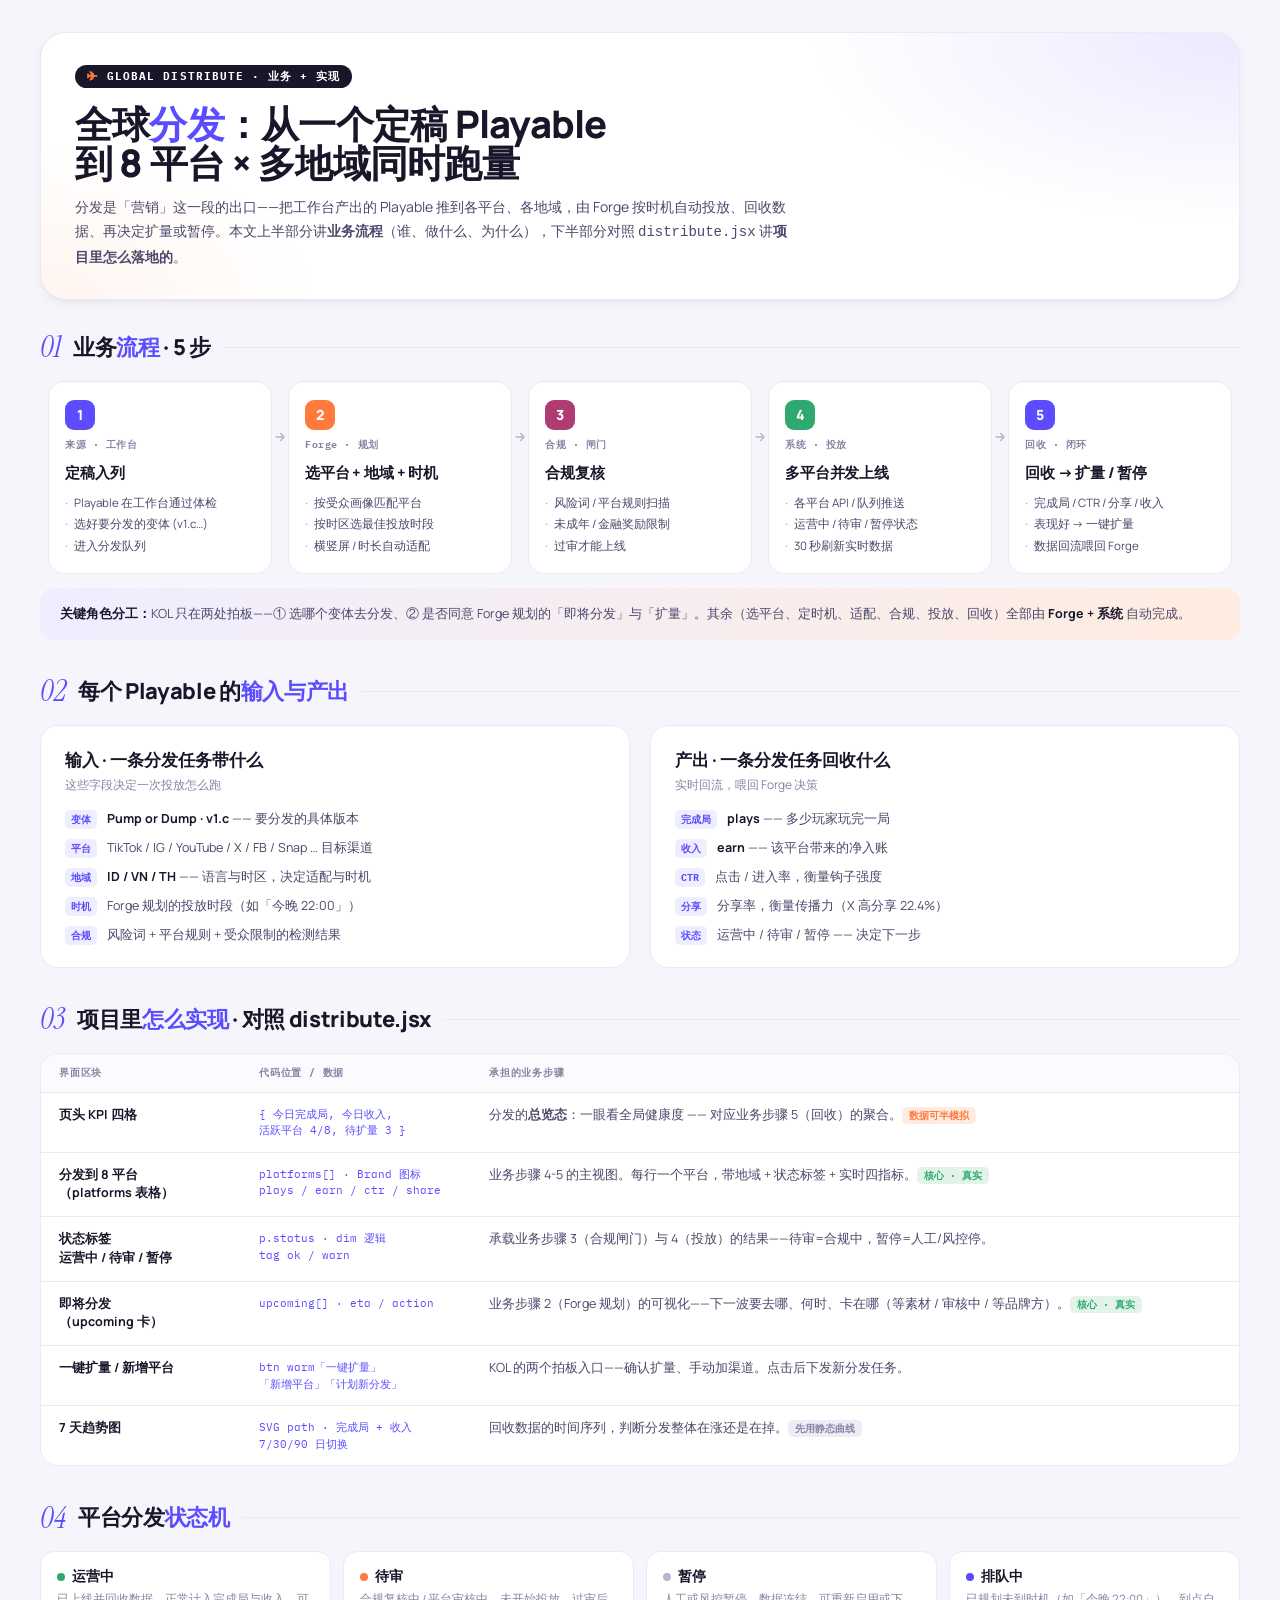
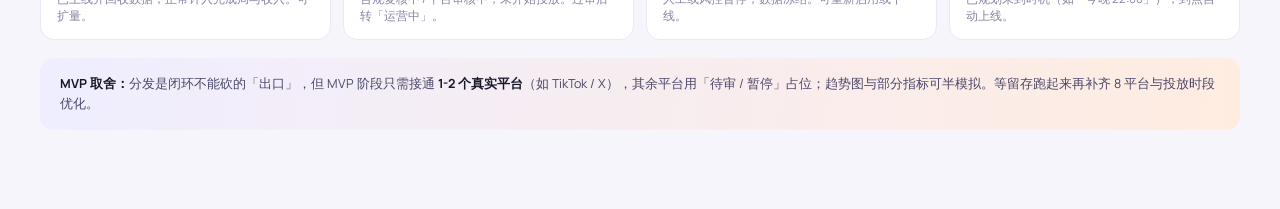
<file: Agentic_PlayAble_Maker_mvp/distribute-flow.html>
<!doctype html>
<html lang="zh-CN">
<head>
<meta charset="utf-8"/>
<meta name="viewport" content="width=1440"/>
<title>全球分发 · 业务流程 + 项目实现</title>
<link rel="stylesheet" href="style.css"/>
<style>
  body { background: var(--bg); padding: 32px 40px 80px; }
  .doc { max-width: 1240px; margin: 0 auto; }

  .hero {
    padding: 30px 34px; margin-bottom: 32px;
    background:
      radial-gradient(720px 320px at 100% 0%, rgba(91,77,255,.12), transparent 60%),
      radial-gradient(460px 260px at 0% 100%, rgba(255,122,61,.08), transparent 60%),
      var(--surface);
    border: 1px solid var(--border); border-radius: 26px; box-shadow: var(--sh-md);
  }
  .hero .tag {
    display: inline-flex; align-items: center; gap: 8px;
    padding: 4px 12px; background: var(--ink-1); color: white;
    border-radius: 99px; font-family: "IBM Plex Mono", monospace;
    font-size: 10.5px; font-weight: 700; letter-spacing: .1em; margin-bottom: 16px;
  }
  .hero .tag::before { content: "✈"; color: var(--warm); }
  .hero h1 { font-family: "Manrope", sans-serif; font-weight: 800; font-size: 38px; line-height: 1.05; letter-spacing: -.02em; margin: 0 0 12px; }
  .hero h1 em { font-style: normal; color: var(--brand); }
  .hero p { font-size: 14px; line-height: 1.7; color: var(--ink-2); margin: 0; max-width: 720px; }

  .sec-label { display: flex; align-items: center; gap: 12px; margin: 0 0 18px; }
  .sec-label .n { font-family: "Instrument Serif", serif; font-style: italic; font-size: 30px; color: var(--brand); line-height: 1; }
  .sec-label h2 { font-family: "Manrope", sans-serif; font-weight: 800; font-size: 22px; margin: 0; letter-spacing: -.015em; }
  .sec-label h2 em { font-style: normal; color: var(--brand); }
  .sec-label .line { flex: 1; height: 1px; background: var(--border); }

  /* business flow — horizontal stages */
  .flow { display: grid; grid-template-columns: repeat(5, 1fr) ; gap: 0; margin-bottom: 14px; }
  .stage { position: relative; padding: 0 8px; }
  .stage-card {
    background: var(--surface); border: 1px solid var(--border);
    border-radius: 16px; padding: 18px 16px; height: 100%;
    display: flex; flex-direction: column; gap: 8px;
  }
  .stage-num {
    width: 30px; height: 30px; border-radius: 9px; color: white;
    display: grid; place-items: center; font-family: "Manrope", sans-serif;
    font-weight: 800; font-size: 14px;
  }
  .stage h4 { font-family: "Manrope", sans-serif; font-weight: 800; font-size: 15px; margin: 2px 0 0; letter-spacing: -.01em; }
  .stage .who { font-family: "IBM Plex Mono", monospace; font-size: 9.5px; letter-spacing: .06em; font-weight: 700; }
  .stage ul { list-style: none; margin: 4px 0 0; padding: 0; display: flex; flex-direction: column; gap: 5px; }
  .stage li { font-size: 11.5px; line-height: 1.45; color: var(--ink-2); display: flex; gap: 6px; }
  .stage li::before { content: "·"; color: var(--ink-4); font-weight: 700; }
  .stage .arrow { position: absolute; right: -7px; top: 46px; z-index: 3; color: var(--ink-4); }
  .stage:last-child .arrow { display: none; }

  .twocol { display: grid; grid-template-columns: 1fr 1fr; gap: 20px; margin-bottom: 36px; }
  .panel { background: var(--surface); border: 1px solid var(--border); border-radius: 18px; padding: 22px 24px; }
  .panel h3 { font-family: "Manrope", sans-serif; font-weight: 800; font-size: 17px; margin: 0 0 4px; }
  .panel .sub { font-size: 12px; color: var(--ink-3); margin-bottom: 16px; }
  .panel ul { list-style: none; margin: 0; padding: 0; display: flex; flex-direction: column; gap: 10px; }
  .panel li { display: flex; gap: 10px; font-size: 12.5px; line-height: 1.5; color: var(--ink-2); }
  .panel li .k { font-family: "IBM Plex Mono", monospace; font-size: 10px; font-weight: 700; color: var(--brand); background: var(--brand-soft); padding: 2px 6px; border-radius: 5px; flex-shrink: 0; height: fit-content; }
  .panel li b { color: var(--ink-1); }

  /* implementation table */
  .impl { background: var(--surface); border: 1px solid var(--border); border-radius: 18px; overflow: hidden; margin-bottom: 18px; }
  .impl table { width: 100%; border-collapse: collapse; font-size: 12.5px; }
  .impl th { text-align: left; padding: 12px 18px; font-family: "IBM Plex Mono", monospace; font-size: 10px; letter-spacing: .08em; color: var(--ink-3); font-weight: 700; background: var(--bg-1, #fafaff); border-bottom: 1px solid var(--border); }
  .impl td { padding: 13px 18px; border-bottom: 1px solid var(--border); vertical-align: top; line-height: 1.5; }
  .impl tr:last-child td { border-bottom: none; }
  .impl td.ui { font-weight: 700; color: var(--ink-1); width: 200px; }
  .impl td.code { font-family: "IBM Plex Mono", monospace; font-size: 11px; color: var(--brand); width: 230px; }
  .impl td.desc { color: var(--ink-2); }
  .impl .badge { display: inline-block; padding: 1px 7px; border-radius: 5px; font-size: 10px; font-weight: 700; font-family: "IBM Plex Mono", monospace; }
  .b-ok { background: var(--ok-soft); color: var(--ok); }
  .b-warn { background: var(--warm-soft); color: var(--warm); }
  .b-mock { background: var(--bg-2); color: var(--ink-3); }

  /* status legend */
  .states { display: flex; gap: 12px; flex-wrap: wrap; }
  .state { flex: 1; min-width: 150px; padding: 14px 16px; border-radius: 14px; border: 1px solid var(--border); background: var(--surface); }
  .state .dot { width: 8px; height: 8px; border-radius: 99px; display: inline-block; margin-right: 7px; }
  .state .nm { font-family: "Manrope", sans-serif; font-weight: 800; font-size: 14px; }
  .state .d { font-size: 11.5px; color: var(--ink-3); margin-top: 5px; line-height: 1.45; }

  .note { margin-top: 6px; padding: 16px 20px; background: linear-gradient(95deg, var(--brand-soft), var(--warm-soft)); border-radius: 14px; font-size: 12.5px; color: var(--ink-2); line-height: 1.6; }
  .note b { color: var(--ink-1); }
</style>
</head>
<body>
<div class="doc">

  <div class="hero">
    <div class="tag">GLOBAL DISTRIBUTE · 业务 + 实现</div>
    <h1>全球<em>分发</em>：从一个定稿 Playable<br/>到 8 平台 × 多地域同时跑量</h1>
    <p>分发是「营销」这一段的出口——把工作台产出的 Playable 推到各平台、各地域，由 Forge 按时机自动投放、回收数据、再决定扩量或暂停。本文上半部分讲<b>业务流程</b>（谁、做什么、为什么），下半部分对照 <code>distribute.jsx</code> 讲<b>项目里怎么落地的</b>。</p>
  </div>

  <!-- BUSINESS FLOW -->
  <div class="sec-label"><span class="n">01</span><h2>业务<em>流程</em> · 5 步</h2><div class="line"></div></div>
  <div class="flow">
    <div class="stage">
      <div class="stage-card">
        <div class="stage-num" style="background:var(--brand)">1</div>
        <div class="who" style="color:var(--ink-3)">来源 · 工作台</div>
        <h4>定稿入列</h4>
        <ul><li>Playable 在工作台通过体检</li><li>选好要分发的变体 (v1.c…)</li><li>进入分发队列</li></ul>
      </div>
      <div class="arrow"><svg width="14" height="14" viewBox="0 0 24 24" fill="none" stroke="currentColor" stroke-width="2.5" stroke-linecap="round"><path d="M5 12h14M13 6l6 6-6 6"/></svg></div>
    </div>
    <div class="stage">
      <div class="stage-card">
        <div class="stage-num" style="background:var(--warm)">2</div>
        <div class="who" style="color:var(--ink-3)">Forge · 规划</div>
        <h4>选平台 + 地域 + 时机</h4>
        <ul><li>按受众画像匹配平台</li><li>按时区选最佳投放时段</li><li>横竖屏 / 时长自动适配</li></ul>
      </div>
      <div class="arrow"><svg width="14" height="14" viewBox="0 0 24 24" fill="none" stroke="currentColor" stroke-width="2.5" stroke-linecap="round"><path d="M5 12h14M13 6l6 6-6 6"/></svg></div>
    </div>
    <div class="stage">
      <div class="stage-card">
        <div class="stage-num" style="background:#b03a72">3</div>
        <div class="who" style="color:var(--ink-3)">合规 · 闸门</div>
        <h4>合规复核</h4>
        <ul><li>风险词 / 平台规则扫描</li><li>未成年 / 金融奖励限制</li><li>过审才能上线</li></ul>
      </div>
      <div class="arrow"><svg width="14" height="14" viewBox="0 0 24 24" fill="none" stroke="currentColor" stroke-width="2.5" stroke-linecap="round"><path d="M5 12h14M13 6l6 6-6 6"/></svg></div>
    </div>
    <div class="stage">
      <div class="stage-card">
        <div class="stage-num" style="background:var(--ok)">4</div>
        <div class="who" style="color:var(--ink-3)">系统 · 投放</div>
        <h4>多平台并发上线</h4>
        <ul><li>各平台 API / 队列推送</li><li>运营中 / 待审 / 暂停状态</li><li>30 秒刷新实时数据</li></ul>
      </div>
      <div class="arrow"><svg width="14" height="14" viewBox="0 0 24 24" fill="none" stroke="currentColor" stroke-width="2.5" stroke-linecap="round"><path d="M5 12h14M13 6l6 6-6 6"/></svg></div>
    </div>
    <div class="stage">
      <div class="stage-card">
        <div class="stage-num" style="background:var(--brand)">5</div>
        <div class="who" style="color:var(--ink-3)">回收 · 闭环</div>
        <h4>回收 → 扩量 / 暂停</h4>
        <ul><li>完成局 / CTR / 分享 / 收入</li><li>表现好 → 一键扩量</li><li>数据回流喂回 Forge</li></ul>
      </div>
    </div>
  </div>
  <div class="note">
    <b>关键角色分工：</b>KOL 只在两处拍板——① 选哪个变体去分发、② 是否同意 Forge 规划的「即将分发」与「扩量」。其余（选平台、定时机、适配、合规、投放、回收）全部由 <b>Forge + 系统</b> 自动完成。
  </div>

  <!-- INPUT / OUTPUT -->
  <div class="sec-label" style="margin-top:36px"><span class="n">02</span><h2>每个 Playable 的<em>输入与产出</em></h2><div class="line"></div></div>
  <div class="twocol">
    <div class="panel">
      <h3>输入 · 一条分发任务带什么</h3>
      <div class="sub">这些字段决定一次投放怎么跑</div>
      <ul>
        <li><span class="k">变体</span><span><b>Pump or Dump · v1.c</b> —— 要分发的具体版本</span></li>
        <li><span class="k">平台</span><span>TikTok / IG / YouTube / X / FB / Snap … 目标渠道</span></li>
        <li><span class="k">地域</span><span><b>ID / VN / TH</b> —— 语言与时区，决定适配与时机</span></li>
        <li><span class="k">时机</span><span>Forge 规划的投放时段（如「今晚 22:00」）</span></li>
        <li><span class="k">合规</span><span>风险词 + 平台规则 + 受众限制的检测结果</span></li>
      </ul>
    </div>
    <div class="panel">
      <h3>产出 · 一条分发任务回收什么</h3>
      <div class="sub">实时回流，喂回 Forge 决策</div>
      <ul>
        <li><span class="k">完成局</span><span><b>plays</b> —— 多少玩家玩完一局</span></li>
        <li><span class="k">收入</span><span><b>earn</b> —— 该平台带来的净入账</span></li>
        <li><span class="k">CTR</span><span>点击 / 进入率，衡量钩子强度</span></li>
        <li><span class="k">分享</span><span>分享率，衡量传播力（X 高分享 22.4%）</span></li>
        <li><span class="k">状态</span><span>运营中 / 待审 / 暂停 —— 决定下一步</span></li>
      </ul>
    </div>
  </div>

  <!-- IMPLEMENTATION -->
  <div class="sec-label"><span class="n">03</span><h2>项目里<em>怎么实现</em> · 对照 distribute.jsx</h2><div class="line"></div></div>
  <div class="impl">
    <table>
      <thead>
        <tr><th>界面区块</th><th>代码位置 / 数据</th><th>承担的业务步骤</th></tr>
      </thead>
      <tbody>
        <tr>
          <td class="ui">页头 KPI 四格</td>
          <td class="code">{ 今日完成局, 今日收入,<br/>活跃平台 4/8, 待扩量 3 }</td>
          <td class="desc">分发的<b>总览态</b>：一眼看全局健康度 —— 对应业务步骤 5（回收）的聚合。<span class="badge b-warn">数据可半模拟</span></td>
        </tr>
        <tr>
          <td class="ui">分发到 8 平台<br/>（platforms 表格）</td>
          <td class="code">platforms[] · Brand 图标<br/>plays / earn / ctr / share</td>
          <td class="desc">业务步骤 4-5 的主视图。每行一个平台，带地域 + 状态标签 + 实时四指标。<span class="badge b-ok">核心 · 真实</span></td>
        </tr>
        <tr>
          <td class="ui">状态标签<br/>运营中 / 待审 / 暂停</td>
          <td class="code">p.status · dim 逻辑<br/>tag ok / warn</td>
          <td class="desc">承载业务步骤 3（合规闸门）与 4（投放）的结果——待审=合规中，暂停=人工/风控停。</td>
        </tr>
        <tr>
          <td class="ui">即将分发<br/>（upcoming 卡）</td>
          <td class="code">upcoming[] · eta / action</td>
          <td class="desc">业务步骤 2（Forge 规划）的可视化——下一波要去哪、何时、卡在哪（等素材 / 审核中 / 等品牌方）。<span class="badge b-ok">核心 · 真实</span></td>
        </tr>
        <tr>
          <td class="ui">一键扩量 / 新增平台</td>
          <td class="code">btn warm「一键扩量」<br/>「新增平台」「计划新分发」</td>
          <td class="desc">KOL 的两个拍板入口——确认扩量、手动加渠道。点击后下发新分发任务。</td>
        </tr>
        <tr>
          <td class="ui">7 天趋势图</td>
          <td class="code">SVG path · 完成局 + 收入<br/>7/30/90 日切换</td>
          <td class="desc">回收数据的时间序列，判断分发整体在涨还是在掉。<span class="badge b-mock">先用静态曲线</span></td>
        </tr>
      </tbody>
    </table>
  </div>

  <!-- STATE MACHINE -->
  <div class="sec-label" style="margin-top:36px"><span class="n">04</span><h2>平台分发<em>状态机</em></h2><div class="line"></div></div>
  <div class="states">
    <div class="state"><div class="nm"><span class="dot" style="background:var(--ok)"></span>运营中</div><div class="d">已上线并回收数据，正常计入完成局与收入。可扩量。</div></div>
    <div class="state"><div class="nm"><span class="dot" style="background:var(--warm)"></span>待审</div><div class="d">合规复核中 / 平台审核中，未开始投放。过审后转「运营中」。</div></div>
    <div class="state"><div class="nm"><span class="dot" style="background:var(--ink-4)"></span>暂停</div><div class="d">人工或风控暂停，数据冻结。可重新启用或下线。</div></div>
    <div class="state"><div class="nm"><span class="dot" style="background:var(--brand)"></span>排队中</div><div class="d">已规划未到时机（如「今晚 22:00」），到点自动上线。</div></div>
  </div>

  <div class="note" style="margin-top:18px">
    <b>MVP 取舍：</b>分发是闭环不能砍的「出口」，但 MVP 阶段只需接通 <b>1-2 个真实平台</b>（如 TikTok / X），其余平台用「待审 / 暂停」占位；趋势图与部分指标可半模拟。等留存跑起来再补齐 8 平台与投放时段优化。
  </div>

</div>
</body>
</html>
</file>
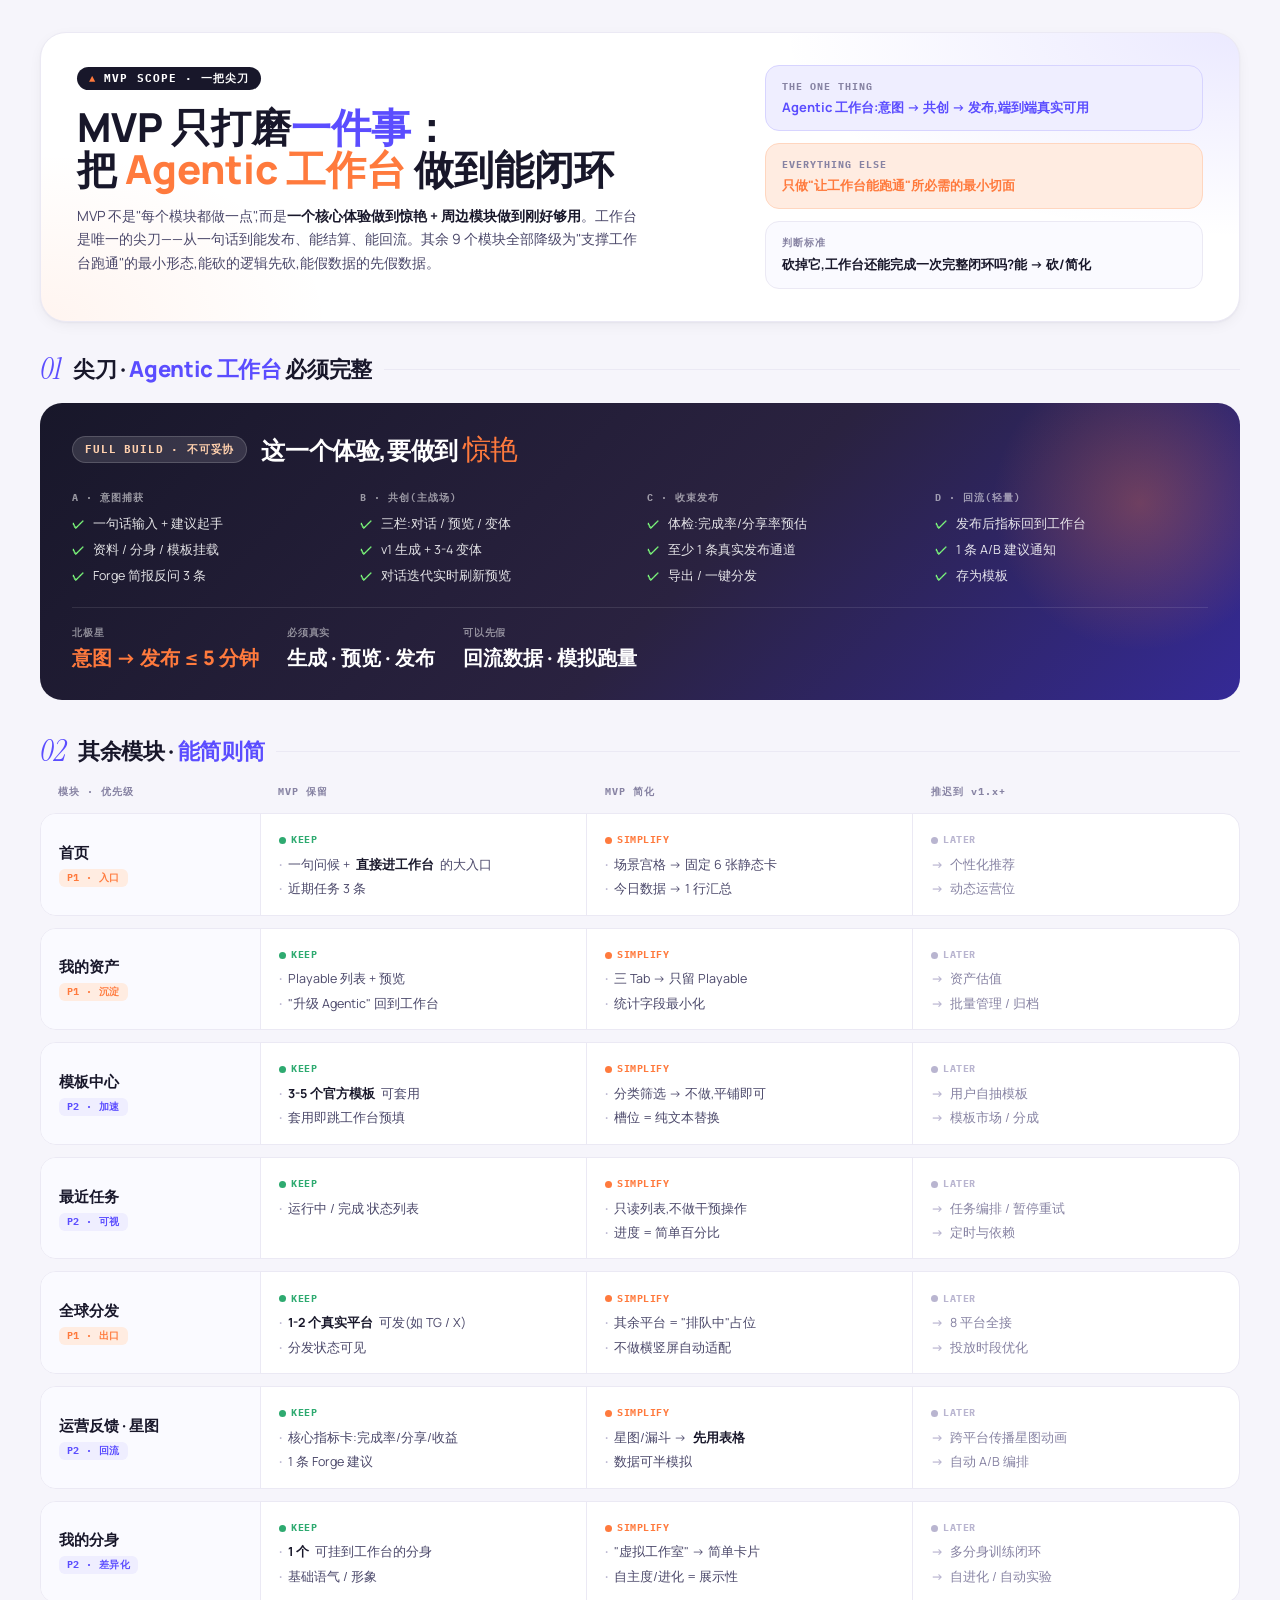
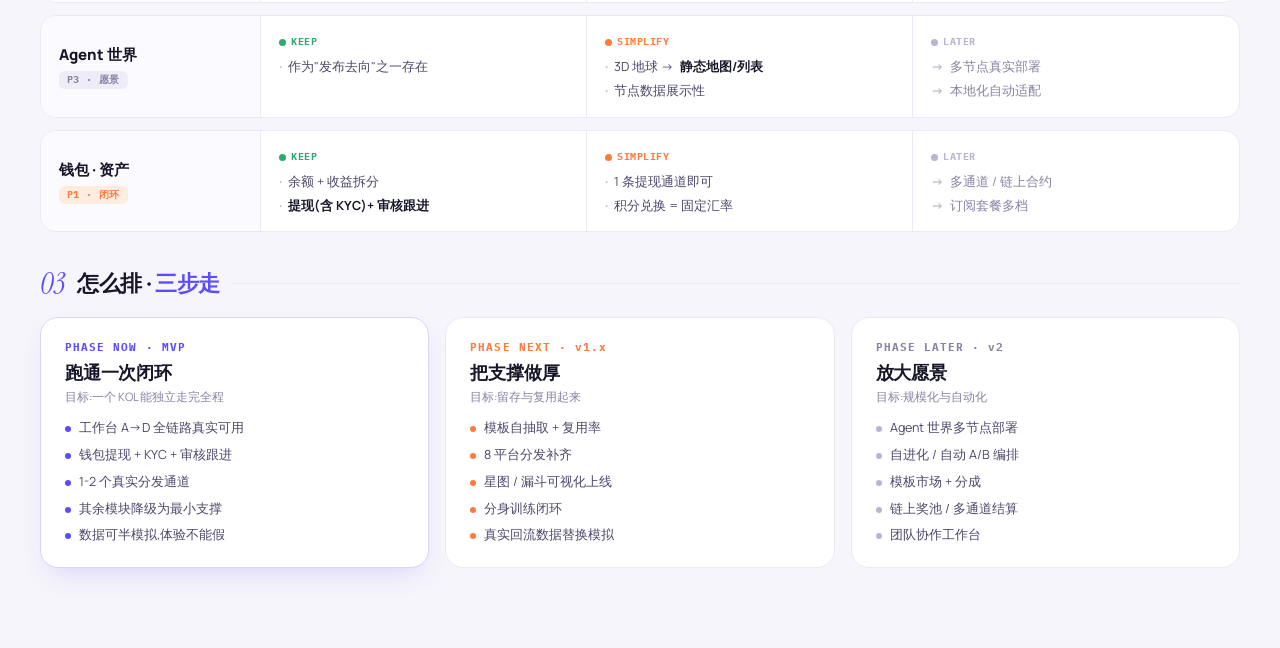
<file: Agentic_PlayAble_Maker_mvp/mvp-scope.html>
<!doctype html>
<html lang="zh-CN">
<head>
<meta charset="utf-8"/>
<meta name="viewport" content="width=1440"/>
<title>MVP 范围裁剪 · Agentic 工作台优先</title>
<link rel="stylesheet" href="style.css"/>
<style>
  body { background: var(--bg); padding: 32px 40px 80px; }
  .doc { max-width: 1240px; margin: 0 auto; }

  .hero {
    display: grid; grid-template-columns: 1.5fr 1fr; gap: 32px;
    padding: 32px 36px; margin-bottom: 32px;
    background:
      radial-gradient(760px 340px at 100% 0%, rgba(91,77,255,.12), transparent 60%),
      radial-gradient(480px 280px at 0% 100%, rgba(255,122,61,.08), transparent 60%),
      var(--surface);
    border: 1px solid var(--border);
    border-radius: 26px; box-shadow: var(--sh-md);
  }
  .hero .tag {
    display: inline-flex; align-items: center; gap: 8px;
    padding: 4px 12px; background: var(--ink-1); color: white;
    border-radius: 99px; font-family: "IBM Plex Mono", monospace;
    font-size: 10.5px; font-weight: 700; letter-spacing: .1em; margin-bottom: 16px;
  }
  .hero .tag::before { content: "▲"; color: var(--warm); }
  .hero h1 {
    font-family: "Manrope", sans-serif; font-weight: 800;
    font-size: 40px; line-height: 1.05; letterSpacing: -.02em; margin: 0 0 14px;
  }
  .hero h1 em { font-style: normal; color: var(--brand); }
  .hero h1 .w { color: var(--warm); }
  .hero p { font-size: 14px; line-height: 1.7; color: var(--ink-2); margin: 0; max-width: 560px; }
  .hero-side { display: flex; flex-direction: column; gap: 12px; }
  .principle {
    padding: 14px 16px; border-radius: 14px;
    background: var(--bg-1, #fafaff); border: 1px solid var(--border);
  }
  .principle .k { font-family: "IBM Plex Mono", monospace; font-size: 10px; letter-spacing: .1em; color: var(--ink-3); font-weight: 700; margin-bottom: 5px; }
  .principle .v { font-size: 13px; font-weight: 700; color: var(--ink-1); line-height: 1.4; }
  .principle.brand { background: var(--brand-soft); border-color: var(--brand-line); }
  .principle.brand .v { color: var(--brand); }
  .principle.warm { background: var(--warm-soft); border-color: var(--warm-line); }
  .principle.warm .v { color: var(--warm); }

  .sec-label {
    display: flex; align-items: center; gap: 12px;
    margin: 0 0 18px;
  }
  .sec-label .n {
    font-family: "Instrument Serif", serif; font-style: italic;
    font-size: 30px; color: var(--brand); line-height: 1;
  }
  .sec-label h2 { font-family: "Manrope", sans-serif; font-weight: 800; font-size: 22px; margin: 0; letter-spacing: -.015em; }
  .sec-label h2 em { font-style: normal; color: var(--brand); }
  .sec-label .line { flex: 1; height: 1px; background: var(--border); }

  /* THE SPEAR — workbench full card */
  .spear {
    background: linear-gradient(135deg, #18172a 0%, #2a2240 55%, #3c2fd0 130%);
    border-radius: 22px; padding: 28px 32px; margin-bottom: 36px;
    color: white; position: relative; overflow: hidden;
  }
  .spear .glow { position: absolute; right: -60px; top: -60px; width: 320px; height: 320px; border-radius: 99px; background: radial-gradient(circle, rgba(255,122,61,.3), transparent 65%); pointer-events: none; }
  .spear-head { display: flex; align-items: center; gap: 14px; margin-bottom: 22px; position: relative; }
  .spear-badge { padding: 5px 12px; background: rgba(255,255,255,.12); border: 1px solid rgba(255,255,255,.16); border-radius: 99px; font-family: "IBM Plex Mono", monospace; font-size: 10.5px; font-weight: 700; letter-spacing: .08em; color: #ffd0ad; }
  .spear-head h3 { font-family: "Manrope", sans-serif; font-weight: 800; font-size: 24px; margin: 0; letter-spacing: -.015em; }
  .spear-head h3 em { font-style: normal; color: var(--warm); font-family: "Instrument Serif", serif; font-weight: 400; font-size: 28px; }
  .spear-grid { display: grid; grid-template-columns: repeat(4, 1fr); gap: 14px; position: relative; }
  .spear-col h4 { font-family: "IBM Plex Mono", monospace; font-size: 10px; letter-spacing: .1em; color: rgba(255,255,255,.55); font-weight: 700; margin: 0 0 10px; }
  .spear-col ul { list-style: none; margin: 0; padding: 0; display: flex; flex-direction: column; gap: 8px; }
  .spear-col li { display: flex; align-items: flex-start; gap: 8px; font-size: 12.5px; line-height: 1.45; color: rgba(255,255,255,.88); }
  .spear-col li::before { content: "✓"; color: #7eff7c; font-weight: 700; flex-shrink: 0; }
  .spear-foot { margin-top: 22px; padding-top: 18px; border-top: 1px solid rgba(255,255,255,.1); display: flex; gap: 28px; position: relative; }
  .spear-foot .m .k { font-family: "IBM Plex Mono", monospace; font-size: 9.5px; letter-spacing: .08em; color: rgba(255,255,255,.5); font-weight: 700; }
  .spear-foot .m .v { font-family: "Manrope", sans-serif; font-weight: 800; font-size: 20px; margin-top: 4px; }
  .spear-foot .m .v.w { color: var(--warm); }

  /* SIMPLIFY MATRIX */
  .matrix { display: flex; flex-direction: column; gap: 12px; margin-bottom: 36px; }
  .mrow {
    display: grid; grid-template-columns: 220px 1fr 1fr 1fr; gap: 0;
    background: var(--surface); border: 1px solid var(--border);
    border-radius: 16px; overflow: hidden;
  }
  .mrow.head { background: transparent; border: none; border-radius: 0; padding: 0 0 2px; }
  .mrow.head > div { font-family: "IBM Plex Mono", monospace; font-size: 10px; letter-spacing: .1em; color: var(--ink-3); font-weight: 700; padding: 0 18px; }
  .m-mod {
    padding: 18px 18px; border-right: 1px solid var(--border);
    display: flex; flex-direction: column; gap: 6px; justify-content: center;
    background: var(--bg-1, #fafaff);
  }
  .m-mod .name { font-family: "Manrope", sans-serif; font-weight: 800; font-size: 15px; color: var(--ink-1); display: flex; align-items: center; gap: 8px; }
  .m-mod .pr { align-self: flex-start; padding: 2px 8px; border-radius: 6px; font-family: "IBM Plex Mono", monospace; font-size: 9.5px; font-weight: 700; letter-spacing: .04em; }
  .pr.p0 { background: #fde4e4; color: var(--bad); }
  .pr.p1 { background: var(--warm-soft); color: var(--warm); }
  .pr.p2 { background: var(--brand-soft); color: var(--brand); }
  .pr.p3 { background: var(--bg-2); color: var(--ink-3); }
  .m-cell { padding: 16px 18px; border-right: 1px solid var(--border); font-size: 12.5px; line-height: 1.55; color: var(--ink-2); }
  .m-cell:last-child { border-right: none; }
  .m-cell .lab { font-family: "IBM Plex Mono", monospace; font-size: 9.5px; letter-spacing: .06em; font-weight: 700; margin-bottom: 7px; display: inline-flex; align-items: center; gap: 5px; }
  .m-cell .lab .dot { width: 7px; height: 7px; border-radius: 99px; }
  .lab.keep { color: var(--ok); } .lab.keep .dot { background: var(--ok); }
  .lab.simp { color: var(--warm); } .lab.simp .dot { background: var(--warm); }
  .lab.cut  { color: var(--ink-4); } .lab.cut .dot { background: var(--ink-4); }
  .m-cell ul { list-style: none; margin: 0; padding: 0; display: flex; flex-direction: column; gap: 5px; }
  .m-cell li { display: flex; gap: 6px; }
  .m-cell li::before { content: "·"; color: var(--ink-4); font-weight: 700; }
  .m-cell.cut li { color: var(--ink-3); }
  .m-cell.cut li::before { content: "→"; color: var(--ink-4); }
  .m-cell b { color: var(--ink-1); font-weight: 700; }

  /* sequencing */
  .seq { display: grid; grid-template-columns: repeat(3, 1fr); gap: 16px; }
  .seq-card { background: var(--surface); border: 1px solid var(--border); border-radius: 18px; padding: 22px 24px; position: relative; }
  .seq-card .ph { font-family: "IBM Plex Mono", monospace; font-size: 10.5px; letter-spacing: .1em; font-weight: 700; margin-bottom: 6px; }
  .seq-card.now .ph { color: var(--brand); }
  .seq-card.next .ph { color: var(--warm); }
  .seq-card.later .ph { color: var(--ink-3); }
  .seq-card h4 { font-family: "Manrope", sans-serif; font-weight: 800; font-size: 18px; margin: 0 0 4px; letter-spacing: -.01em; }
  .seq-card .when { font-size: 11.5px; color: var(--ink-3); margin-bottom: 14px; }
  .seq-card ul { list-style: none; margin: 0; padding: 0; display: flex; flex-direction: column; gap: 8px; }
  .seq-card li { font-size: 12.5px; line-height: 1.5; color: var(--ink-2); display: flex; gap: 8px; }
  .seq-card li::before { content: ""; width: 6px; height: 6px; border-radius: 99px; margin-top: 7px; flex-shrink: 0; }
  .seq-card.now li::before { background: var(--brand); }
  .seq-card.next li::before { background: var(--warm); }
  .seq-card.later li::before { background: var(--ink-4); }
  .seq-card.now { border-color: var(--brand-line); box-shadow: 0 12px 28px -12px rgba(91,77,255,.25); }
</style>
</head>
<body>
<div class="doc">

  <!-- HERO -->
  <div class="hero">
    <div>
      <div class="tag">MVP SCOPE · 一把尖刀</div>
      <h1>MVP 只打磨<em>一件事</em>：<br/>把 <span class="w">Agentic 工作台</span> 做到能闭环</h1>
      <p>MVP 不是"每个模块都做一点",而是<b style="color:var(--ink-1)">一个核心体验做到惊艳 + 周边模块做到刚好够用</b>。工作台是唯一的尖刀——从一句话到能发布、能结算、能回流。其余 9 个模块全部降级为"支撑工作台跑通"的最小形态,能砍的逻辑先砍,能假数据的先假数据。</p>
    </div>
    <div class="hero-side">
      <div class="principle brand"><div class="k">THE ONE THING</div><div class="v">Agentic 工作台:意图 → 共创 → 发布,端到端真实可用</div></div>
      <div class="principle warm"><div class="k">EVERYTHING ELSE</div><div class="v">只做"让工作台能跑通"所必需的最小切面</div></div>
      <div class="principle"><div class="k">判断标准</div><div class="v">砍掉它,工作台还能完成一次完整闭环吗?能 → 砍/简化</div></div>
    </div>
  </div>

  <!-- THE SPEAR -->
  <div class="sec-label"><span class="n">01</span><h2>尖刀 · <em>Agentic 工作台</em> 必须完整</h2><div class="line"></div></div>
  <div class="spear">
    <div class="glow"></div>
    <div class="spear-head">
      <span class="spear-badge">FULL BUILD · 不可妥协</span>
      <h3>这一个体验,要做到 <em>惊艳</em></h3>
    </div>
    <div class="spear-grid">
      <div class="spear-col">
        <h4>A · 意图捕获</h4>
        <ul>
          <li>一句话输入 + 建议起手</li>
          <li>资料 / 分身 / 模板挂载</li>
          <li>Forge 简报反问 3 条</li>
        </ul>
      </div>
      <div class="spear-col">
        <h4>B · 共创(主战场)</h4>
        <ul>
          <li>三栏:对话 / 预览 / 变体</li>
          <li>v1 生成 + 3-4 变体</li>
          <li>对话迭代实时刷新预览</li>
        </ul>
      </div>
      <div class="spear-col">
        <h4>C · 收束发布</h4>
        <ul>
          <li>体检:完成率/分享率预估</li>
          <li>至少 1 条真实发布通道</li>
          <li>导出 / 一键分发</li>
        </ul>
      </div>
      <div class="spear-col">
        <h4>D · 回流(轻量)</h4>
        <ul>
          <li>发布后指标回到工作台</li>
          <li>1 条 A/B 建议通知</li>
          <li>存为模板</li>
        </ul>
      </div>
    </div>
    <div class="spear-foot">
      <div class="m"><div class="k">北极星</div><div class="v w">意图 → 发布 ≤ 5 分钟</div></div>
      <div class="m"><div class="k">必须真实</div><div class="v">生成 · 预览 · 发布</div></div>
      <div class="m"><div class="k">可以先假</div><div class="v">回流数据 · 模拟跑量</div></div>
    </div>
  </div>

  <!-- SIMPLIFY MATRIX -->
  <div class="sec-label"><span class="n">02</span><h2>其余模块 · <em>能简则简</em></h2><div class="line"></div></div>
  <div class="matrix">
    <div class="mrow head">
      <div>模块 · 优先级</div>
      <div>MVP 保留</div>
      <div>MVP 简化</div>
      <div>推迟到 v1.x+</div>
    </div>

    <!-- 首页 -->
    <div class="mrow">
      <div class="m-mod"><div class="name">首页</div><span class="pr p1">P1 · 入口</span></div>
      <div class="m-cell"><div class="lab keep"><span class="dot"></span>KEEP</div><ul><li>一句问候 + <b>直接进工作台</b>的大入口</li><li>近期任务 3 条</li></ul></div>
      <div class="m-cell"><div class="lab simp"><span class="dot"></span>SIMPLIFY</div><ul><li>场景宫格 → 固定 6 张静态卡</li><li>今日数据 → 1 行汇总</li></ul></div>
      <div class="m-cell cut"><div class="lab cut"><span class="dot"></span>LATER</div><ul><li>个性化推荐</li><li>动态运营位</li></ul></div>
    </div>

    <!-- 我的资产 -->
    <div class="mrow">
      <div class="m-mod"><div class="name">我的资产</div><span class="pr p1">P1 · 沉淀</span></div>
      <div class="m-cell"><div class="lab keep"><span class="dot"></span>KEEP</div><ul><li>Playable 列表 + 预览</li><li>"升级 Agentic" 回到工作台</li></ul></div>
      <div class="m-cell"><div class="lab simp"><span class="dot"></span>SIMPLIFY</div><ul><li>三 Tab → 只留 Playable</li><li>统计字段最小化</li></ul></div>
      <div class="m-cell cut"><div class="lab cut"><span class="dot"></span>LATER</div><ul><li>资产估值</li><li>批量管理 / 归档</li></ul></div>
    </div>

    <!-- 模板中心 -->
    <div class="mrow">
      <div class="m-mod"><div class="name">模板中心</div><span class="pr p2">P2 · 加速</span></div>
      <div class="m-cell"><div class="lab keep"><span class="dot"></span>KEEP</div><ul><li><b>3-5 个官方模板</b>可套用</li><li>套用即跳工作台预填</li></ul></div>
      <div class="m-cell"><div class="lab simp"><span class="dot"></span>SIMPLIFY</div><ul><li>分类筛选 → 不做,平铺即可</li><li>槽位 = 纯文本替换</li></ul></div>
      <div class="m-cell cut"><div class="lab cut"><span class="dot"></span>LATER</div><ul><li>用户自抽模板</li><li>模板市场 / 分成</li></ul></div>
    </div>

    <!-- 最近任务 -->
    <div class="mrow">
      <div class="m-mod"><div class="name">最近任务</div><span class="pr p2">P2 · 可视</span></div>
      <div class="m-cell"><div class="lab keep"><span class="dot"></span>KEEP</div><ul><li>运行中 / 完成 状态列表</li></ul></div>
      <div class="m-cell"><div class="lab simp"><span class="dot"></span>SIMPLIFY</div><ul><li>只读列表,不做干预操作</li><li>进度 = 简单百分比</li></ul></div>
      <div class="m-cell cut"><div class="lab cut"><span class="dot"></span>LATER</div><ul><li>任务编排 / 暂停重试</li><li>定时与依赖</li></ul></div>
    </div>

    <!-- 全球分发 -->
    <div class="mrow">
      <div class="m-mod"><div class="name">全球分发</div><span class="pr p1">P1 · 出口</span></div>
      <div class="m-cell"><div class="lab keep"><span class="dot"></span>KEEP</div><ul><li><b>1-2 个真实平台</b>可发(如 TG / X)</li><li>分发状态可见</li></ul></div>
      <div class="m-cell"><div class="lab simp"><span class="dot"></span>SIMPLIFY</div><ul><li>其余平台 = "排队中"占位</li><li>不做横竖屏自动适配</li></ul></div>
      <div class="m-cell cut"><div class="lab cut"><span class="dot"></span>LATER</div><ul><li>8 平台全接</li><li>投放时段优化</li></ul></div>
    </div>

    <!-- 运营反馈 / 星图 -->
    <div class="mrow">
      <div class="m-mod"><div class="name">运营反馈 · 星图</div><span class="pr p2">P2 · 回流</span></div>
      <div class="m-cell"><div class="lab keep"><span class="dot"></span>KEEP</div><ul><li>核心指标卡:完成率/分享/收益</li><li>1 条 Forge 建议</li></ul></div>
      <div class="m-cell"><div class="lab simp"><span class="dot"></span>SIMPLIFY</div><ul><li>星图/漏斗 → <b>先用表格</b></li><li>数据可半模拟</li></ul></div>
      <div class="m-cell cut"><div class="lab cut"><span class="dot"></span>LATER</div><ul><li>跨平台传播星图动画</li><li>自动 A/B 编排</li></ul></div>
    </div>

    <!-- 我的分身 -->
    <div class="mrow">
      <div class="m-mod"><div class="name">我的分身</div><span class="pr p2">P2 · 差异化</span></div>
      <div class="m-cell"><div class="lab keep"><span class="dot"></span>KEEP</div><ul><li><b>1 个</b>可挂到工作台的分身</li><li>基础语气 / 形象</li></ul></div>
      <div class="m-cell"><div class="lab simp"><span class="dot"></span>SIMPLIFY</div><ul><li>"虚拟工作室" → 简单卡片</li><li>自主度/进化 = 展示性</li></ul></div>
      <div class="m-cell cut"><div class="lab cut"><span class="dot"></span>LATER</div><ul><li>多分身训练闭环</li><li>自进化 / 自动实验</li></ul></div>
    </div>

    <!-- Agent 世界 -->
    <div class="mrow">
      <div class="m-mod"><div class="name">Agent 世界</div><span class="pr p3">P3 · 愿景</span></div>
      <div class="m-cell"><div class="lab keep"><span class="dot"></span>KEEP</div><ul><li>作为"发布去向"之一存在</li></ul></div>
      <div class="m-cell"><div class="lab simp"><span class="dot"></span>SIMPLIFY</div><ul><li>3D 地球 → <b>静态地图/列表</b></li><li>节点数据展示性</li></ul></div>
      <div class="m-cell cut"><div class="lab cut"><span class="dot"></span>LATER</div><ul><li>多节点真实部署</li><li>本地化自动适配</li></ul></div>
    </div>

    <!-- 钱包 -->
    <div class="mrow">
      <div class="m-mod"><div class="name">钱包 · 资产</div><span class="pr p1">P1 · 闭环</span></div>
      <div class="m-cell"><div class="lab keep"><span class="dot"></span>KEEP</div><ul><li>余额 + 收益拆分</li><li><b>提现(含 KYC)+ 审核跟进</b></li></ul></div>
      <div class="m-cell"><div class="lab simp"><span class="dot"></span>SIMPLIFY</div><ul><li>1 条提现通道即可</li><li>积分兑换 = 固定汇率</li></ul></div>
      <div class="m-cell cut"><div class="lab cut"><span class="dot"></span>LATER</div><ul><li>多通道 / 链上合约</li><li>订阅套餐多档</li></ul></div>
    </div>
  </div>

  <!-- SEQUENCING -->
  <div class="sec-label"><span class="n">03</span><h2>怎么排 · <em>三步走</em></h2><div class="line"></div></div>
  <div class="seq">
    <div class="seq-card now">
      <div class="ph">PHASE NOW · MVP</div>
      <h4>跑通一次闭环</h4>
      <div class="when">目标:一个 KOL 能独立走完全程</div>
      <ul>
        <li>工作台 A→D 全链路真实可用</li>
        <li>钱包提现 + KYC + 审核跟进</li>
        <li>1-2 个真实分发通道</li>
        <li>其余模块降级为最小支撑</li>
        <li>数据可半模拟,体验不能假</li>
      </ul>
    </div>
    <div class="seq-card next">
      <div class="ph">PHASE NEXT · v1.x</div>
      <h4>把支撑做厚</h4>
      <div class="when">目标:留存与复用起来</div>
      <ul>
        <li>模板自抽取 + 复用率</li>
        <li>8 平台分发补齐</li>
        <li>星图 / 漏斗可视化上线</li>
        <li>分身训练闭环</li>
        <li>真实回流数据替换模拟</li>
      </ul>
    </div>
    <div class="seq-card later">
      <div class="ph">PHASE LATER · v2</div>
      <h4>放大愿景</h4>
      <div class="when">目标:规模化与自动化</div>
      <ul>
        <li>Agent 世界多节点部署</li>
        <li>自进化 / 自动 A/B 编排</li>
        <li>模板市场 + 分成</li>
        <li>链上奖池 / 多通道结算</li>
        <li>团队协作工作台</li>
      </ul>
    </div>
  </div>

</div>
</body>
</html>
</file>
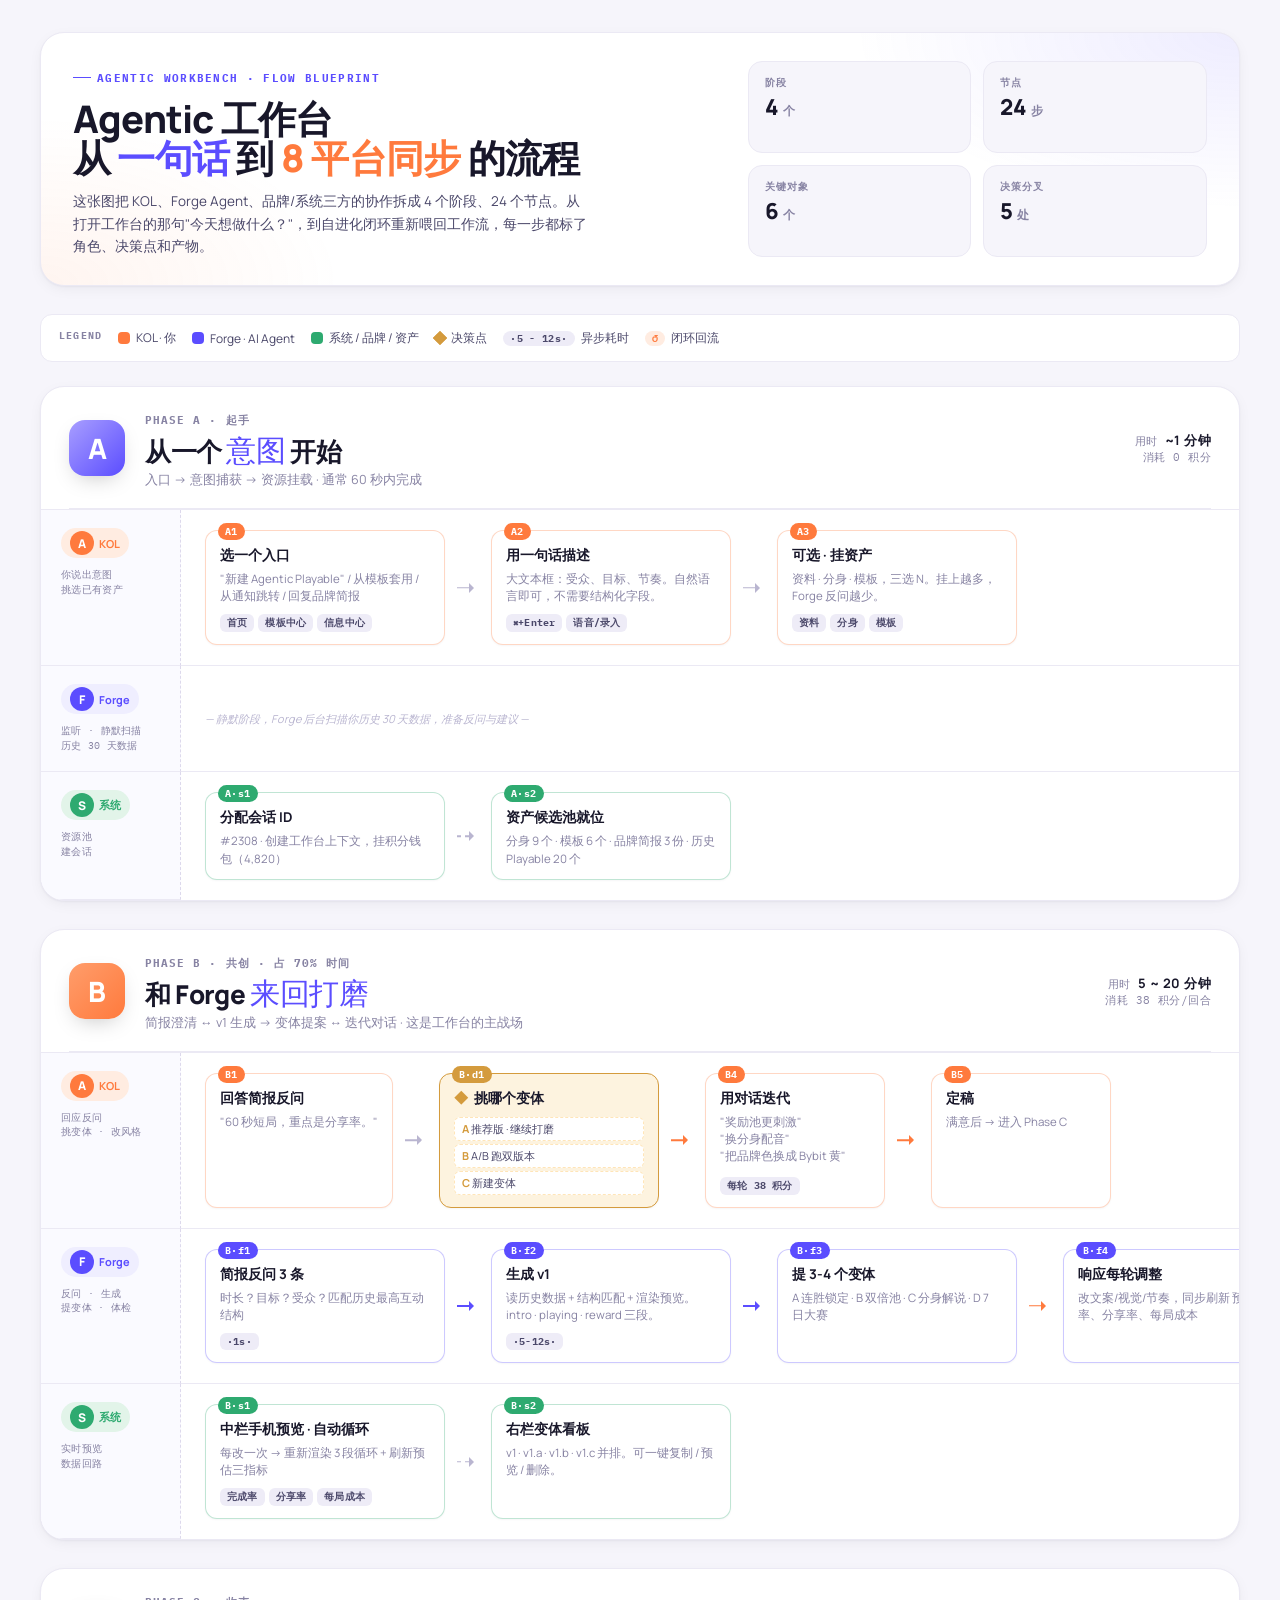
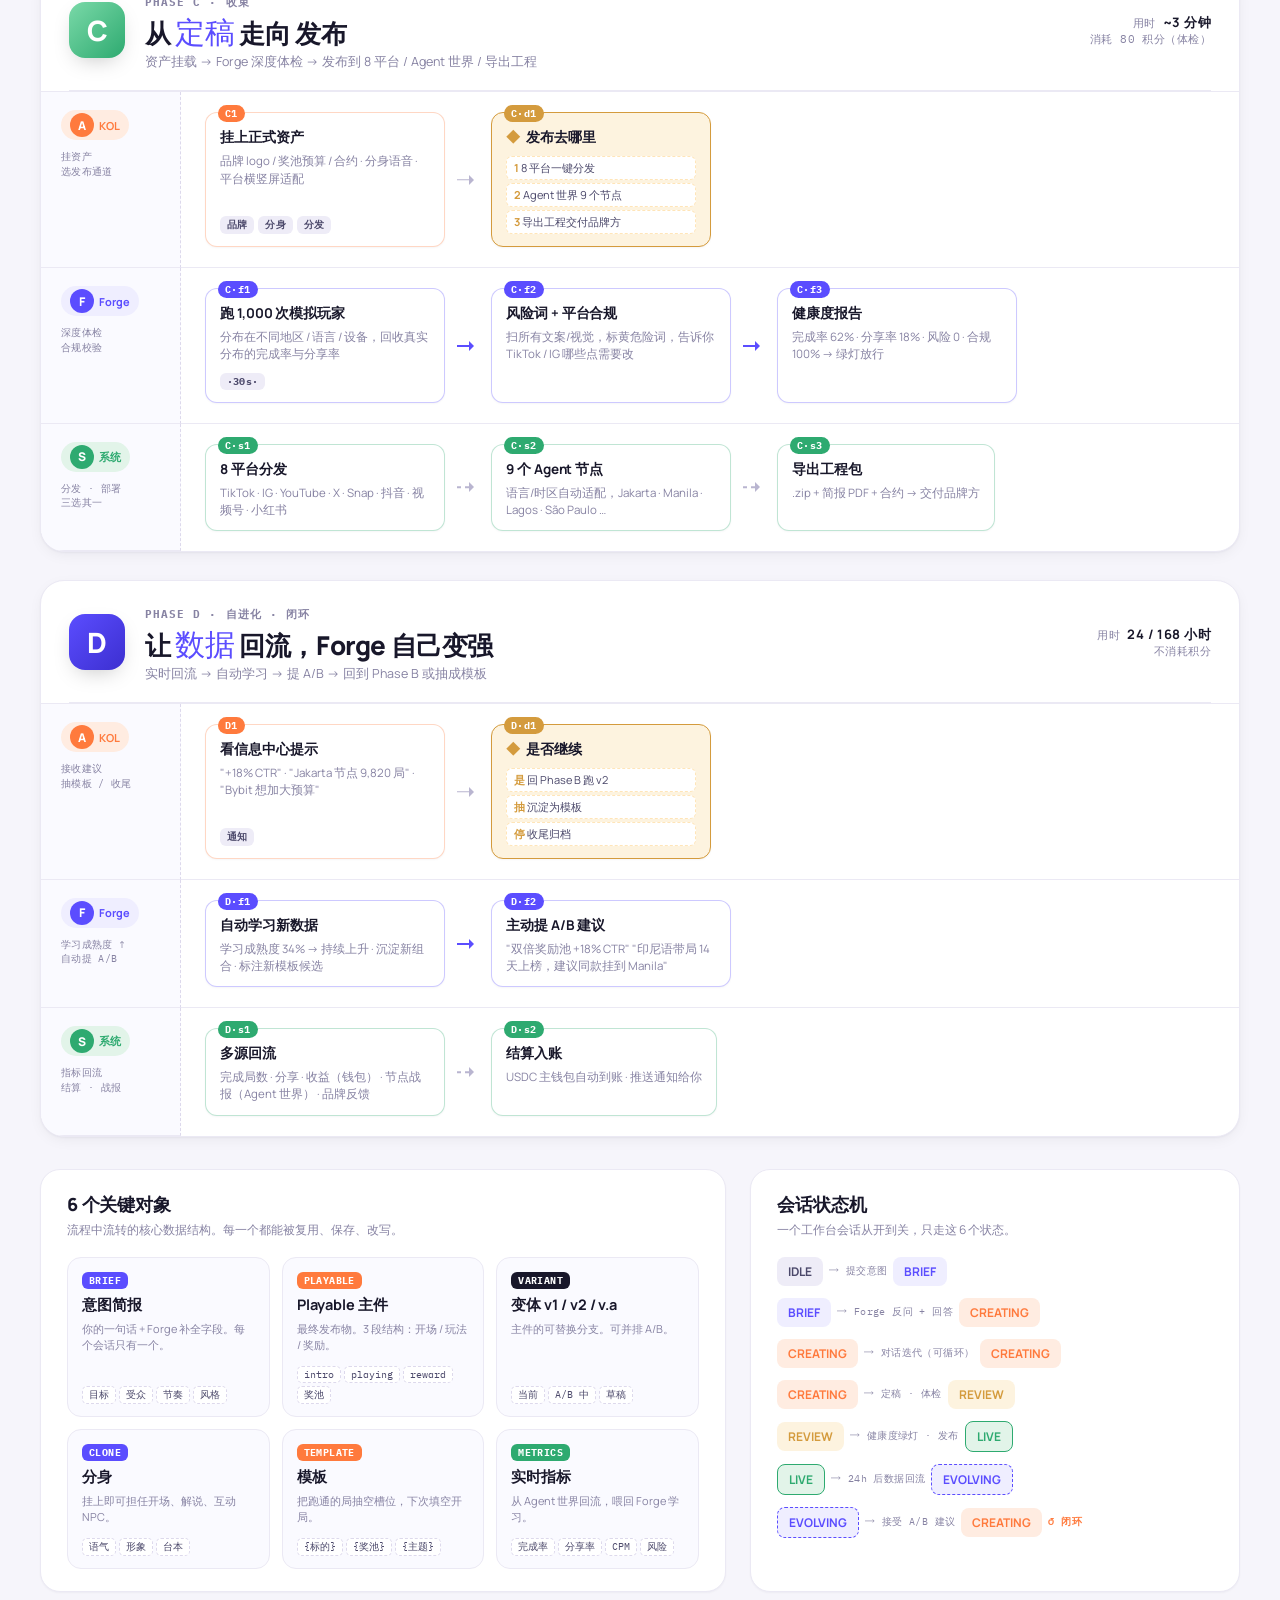
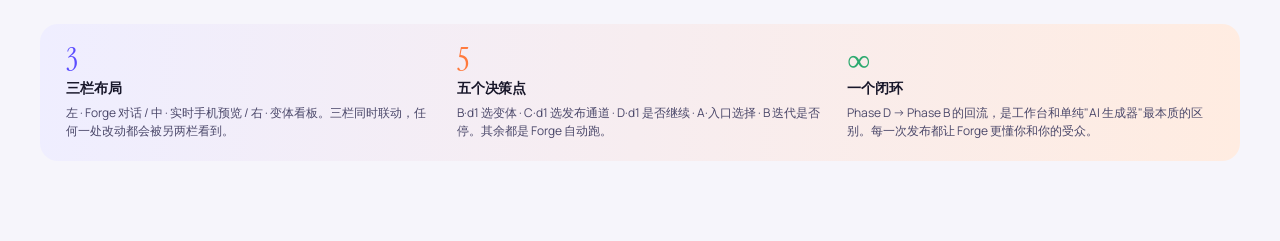
<file: Agentic_PlayAble_Maker_mvp/workbench-flow.html>
<!doctype html>
<html lang="zh-CN">
<head>
<meta charset="utf-8"/>
<meta name="viewport" content="width=1440"/>
<title>Agentic 工作台 · 流程蓝图</title>
<link rel="stylesheet" href="style.css"/>
<style>
  body { background: var(--bg); padding: 32px 40px 80px; }
  .wf-wrap { max-width: 1360px; margin: 0 auto; }

  /* ── header ── */
  .wf-h {
    display: grid; grid-template-columns: 1.4fr 1fr;
    gap: 32px; margin-bottom: 28px;
    padding: 28px 32px;
    background:
      radial-gradient(700px 320px at 100% 0%, rgba(91,77,255,.10), transparent 55%),
      radial-gradient(500px 280px at 0% 100%, rgba(255,122,61,.08), transparent 60%),
      var(--surface);
    border: 1px solid var(--border);
    border-radius: 24px;
    box-shadow: var(--sh-md);
  }
  .wf-h .eyebrow {
    display: inline-flex; align-items: center; gap: 6px;
    font-family: "IBM Plex Mono", monospace;
    font-size: 11px; letter-spacing: .12em; font-weight: 700;
    color: var(--brand);
    margin-bottom: 14px;
  }
  .wf-h .eyebrow::before {
    content: ""; width: 18px; height: 1px; background: var(--brand);
  }
  .wf-h h1 {
    font-family: "Manrope", sans-serif;
    font-weight: 800; font-size: 38px; line-height: 1.05;
    letter-spacing: -.02em; margin: 0 0 12px;
  }
  .wf-h h1 em { font-style: normal; color: var(--brand); }
  .wf-h h1 .warm { color: var(--warm); }
  .wf-h p { font-size: 13.5px; color: var(--ink-2); line-height: 1.65; margin: 0; max-width: 520px; }

  .wf-stats {
    display: grid; grid-template-columns: repeat(2, 1fr);
    gap: 12px;
  }
  .wf-stat {
    padding: 14px 16px;
    background: var(--bg-1, var(--bg));
    border: 1px solid var(--border);
    border-radius: 14px;
  }
  .wf-stat .k {
    font-family: "IBM Plex Mono", monospace;
    font-size: 10px; letter-spacing: .1em;
    color: var(--ink-3); font-weight: 700;
    margin-bottom: 6px;
  }
  .wf-stat .v {
    font-family: "Manrope", sans-serif;
    font-weight: 800; font-size: 22px; line-height: 1;
    letter-spacing: -.01em;
  }
  .wf-stat .v em { font-style: normal; font-size: 12px; color: var(--ink-3); font-weight: 600; margin-left: 4px; }

  /* ── legend ── */
  .wf-legend {
    display: flex; flex-wrap: wrap; gap: 10px 16px;
    padding: 14px 18px; margin-bottom: 24px;
    background: var(--surface); border: 1px solid var(--border);
    border-radius: 12px;
    font-size: 12px;
  }
  .wf-legend strong { font-family: "IBM Plex Mono", monospace; font-size: 10px; letter-spacing: .12em; color: var(--ink-3); font-weight: 700; }
  .lg-item { display: inline-flex; align-items: center; gap: 6px; color: var(--ink-2); }
  .lg-sw { width: 12px; height: 12px; border-radius: 4px; }
  .lg-diamond { width: 10px; height: 10px; transform: rotate(45deg); background: var(--warn); border: 1px solid var(--warn); }
  .lg-pill { padding: 1px 7px; border-radius: 99px; font-family: "IBM Plex Mono", monospace; font-size: 9.5px; font-weight: 700; letter-spacing: .04em; }

  /* ── phase ── */
  .phase {
    margin-bottom: 28px;
    border-radius: 24px;
    overflow: hidden;
    border: 1px solid var(--border);
    background: var(--surface);
    box-shadow: var(--sh-md);
  }
  .phase-h {
    padding: 20px 28px;
    display: grid; grid-template-columns: auto 1fr auto; gap: 20px; align-items: center;
    position: relative;
  }
  .phase-h::after {
    content: ""; position: absolute; left: 28px; right: 28px; bottom: 0;
    height: 1px; background: var(--border);
  }
  .phase-num {
    width: 56px; height: 56px; border-radius: 16px;
    display: grid; place-items: center;
    font-family: "Manrope", sans-serif;
    font-weight: 800; font-size: 28px; color: white;
    box-shadow: 0 8px 22px -8px rgba(0,0,0,.25);
  }
  .phase-tag {
    display: inline-flex; align-items: center; gap: 6px;
    font-family: "IBM Plex Mono", monospace;
    font-size: 10.5px; letter-spacing: .1em; font-weight: 700;
    color: var(--ink-3);
    margin-bottom: 6px;
  }
  .phase-title {
    font-family: "Manrope", sans-serif;
    font-weight: 800; font-size: 26px; line-height: 1.1;
    letter-spacing: -.015em; margin: 0;
  }
  .phase-title em { font-style: normal; color: var(--brand); font-family: "Instrument Serif", serif; font-weight: 400; font-size: 30px; }
  .phase-sub { font-size: 12.5px; color: var(--ink-3); margin-top: 4px; }
  .phase-meta {
    text-align: right;
    font-family: "IBM Plex Mono", monospace;
    font-size: 10.5px; color: var(--ink-3);
    letter-spacing: .04em;
  }
  .phase-meta b { color: var(--ink-1); font-weight: 700; font-size: 13px; font-family: "Manrope", sans-serif; }

  /* ── swimlane ── */
  .lanes {
    display: grid; grid-template-columns: 140px 1fr;
    border-top: 1px solid var(--border);
  }
  .lanes-row {
    display: contents;
  }
  .lane-label {
    padding: 18px 20px;
    border-bottom: 1px solid var(--border);
    border-right: 1px dashed var(--border-2);
    background: var(--bg-1, #fafaff);
    display: flex; flex-direction: column; gap: 6px;
    align-items: flex-start;
  }
  .lane-label:last-of-type { border-bottom: none; }
  .lane-badge {
    display: inline-flex; align-items: center; gap: 5px;
    padding: 3px 9px; border-radius: 99px;
    font-size: 11px; font-weight: 700;
    font-family: "Manrope", sans-serif;
  }
  .lane-badge.kol { background: var(--warm-soft); color: var(--warm); }
  .lane-badge.forge { background: var(--brand-soft); color: var(--brand); }
  .lane-badge.sys { background: #e2f4e9; color: var(--ok); }
  .lane-icon {
    width: 24px; height: 24px; border-radius: 99px;
    display: grid; place-items: center;
    color: white; font-family: "Manrope", sans-serif;
    font-weight: 800; font-size: 12px;
  }
  .lane-note {
    font-family: "IBM Plex Mono", monospace;
    font-size: 10px; color: var(--ink-3); line-height: 1.45;
    letter-spacing: .03em;
    margin-top: 4px;
  }

  .lane-content {
    padding: 20px 24px;
    border-bottom: 1px solid var(--border);
    display: flex; align-items: stretch; gap: 12px;
    overflow-x: auto;
    position: relative;
  }
  .lane-content:last-of-type { border-bottom: none; }
  .lane-content.empty {
    padding-top: 24px; padding-bottom: 24px;
    color: var(--ink-4); font-size: 11px;
    font-style: italic;
    align-items: center;
  }

  .step {
    min-width: 180px; max-width: 240px;
    padding: 12px 14px;
    background: white;
    border: 1px solid var(--border);
    border-radius: 12px;
    box-shadow: var(--sh-sm);
    display: flex; flex-direction: column; gap: 6px;
    position: relative;
    flex-shrink: 0;
  }
  .step.flex { flex: 1; }
  .step-num {
    position: absolute; top: -8px; left: 12px;
    background: var(--ink-1); color: white;
    font-family: "IBM Plex Mono", monospace;
    font-size: 9.5px; font-weight: 700;
    padding: 2px 7px; border-radius: 99px;
    letter-spacing: .04em;
  }
  .step.kol  .step-num { background: var(--warm); }
  .step.forge .step-num { background: var(--brand); }
  .step.sys   .step-num { background: var(--ok); }
  .step h4 {
    font-family: "Manrope", sans-serif;
    font-weight: 700; font-size: 13.5px;
    line-height: 1.25; margin: 4px 0 0;
    letter-spacing: -.005em;
  }
  .step .desc {
    font-size: 11.5px; color: var(--ink-3); line-height: 1.5;
  }
  .step .tags {
    display: flex; flex-wrap: wrap; gap: 4px;
    margin-top: auto;
    padding-top: 4px;
  }
  .step .tag-mini {
    padding: 2px 7px; border-radius: 6px;
    font-family: "IBM Plex Mono", monospace;
    font-size: 9.5px; font-weight: 700;
    background: var(--bg-2); color: var(--ink-2);
    letter-spacing: .02em;
  }
  .step.kol   { border-color: rgba(255,122,61,.30); }
  .step.forge { border-color: rgba(91,77,255,.30); }
  .step.sys   { border-color: rgba(46,170,112,.30); }
  .step.decision {
    background: var(--warn-soft);
    border: 1.5px solid var(--warn);
    transform: rotate(0); /* keep flat for readability */
    min-width: 220px;
  }
  .step.decision .step-num { background: var(--warn); }
  .step.decision h4::before {
    content: "◆"; color: var(--warn); margin-right: 6px;
  }
  .step.decision .branches {
    display: flex; flex-direction: column; gap: 3px;
    margin-top: 4px;
  }
  .step.decision .branches span {
    font-size: 11px; color: var(--ink-2);
    padding: 3px 7px; background: white; border-radius: 6px;
    border: 1px dashed var(--warn-line, #ffe5b8);
  }
  .step.decision .branches span b { color: var(--warn); font-weight: 700; }

  /* connector arrow */
  .arrow {
    flex-shrink: 0;
    align-self: center;
    width: 22px; height: 14px;
    position: relative;
    color: var(--ink-4);
  }
  .arrow::before {
    content: ""; position: absolute; top: 50%; left: 0; right: 6px;
    height: 1.5px; background: currentColor;
    transform: translateY(-50%);
  }
  .arrow::after {
    content: ""; position: absolute; top: 50%; right: 0;
    width: 0; height: 0;
    border: 5px solid transparent; border-left-color: currentColor;
    transform: translateY(-50%);
  }
  .arrow.dashed::before { background: repeating-linear-gradient(to right, currentColor 0 4px, transparent 4px 8px); height: 1.5px; }
  .arrow.thick { color: var(--brand); }
  .arrow.thick::before { background: var(--brand); height: 2px; }
  .arrow.thick::after { border-left-color: var(--brand); }
  .arrow.loop { color: var(--warm); }
  .arrow.loop::before { background: var(--warm); }
  .arrow.loop::after { border-left-color: var(--warm); }

  /* ── objects/artifacts side panel ── */
  .panel-2col {
    display: grid; grid-template-columns: 1.4fr 1fr;
    gap: 24px; margin-top: 32px;
  }
  .obj-card {
    background: var(--surface);
    border: 1px solid var(--border);
    border-radius: 20px;
    padding: 22px 26px;
    box-shadow: var(--sh-sm);
  }
  .obj-card h3 {
    font-family: "Manrope", sans-serif;
    font-weight: 800; font-size: 18px; margin: 0 0 4px;
    letter-spacing: -.01em;
  }
  .obj-card .sub { font-size: 12px; color: var(--ink-3); margin-bottom: 18px; }
  .obj-grid {
    display: grid; grid-template-columns: repeat(3, 1fr); gap: 12px;
  }
  .obj {
    padding: 14px 14px 12px;
    border: 1px solid var(--border);
    border-radius: 14px;
    background: var(--bg-1, #fafaff);
    display: flex; flex-direction: column; gap: 6px;
    min-height: 130px;
  }
  .obj-tag {
    align-self: flex-start;
    padding: 2px 7px; border-radius: 6px;
    font-family: "IBM Plex Mono", monospace;
    font-size: 9.5px; font-weight: 700;
    letter-spacing: .04em;
  }
  .obj-tag.t-brand { background: var(--brand); color: white; }
  .obj-tag.t-warm  { background: var(--warm); color: white; }
  .obj-tag.t-ok    { background: var(--ok); color: white; }
  .obj-tag.t-ink   { background: var(--ink-1); color: white; }
  .obj h4 {
    font-family: "Manrope", sans-serif;
    font-weight: 700; font-size: 14.5px; margin: 0;
    letter-spacing: -.005em;
  }
  .obj .obj-desc { font-size: 11px; color: var(--ink-3); line-height: 1.5; }
  .obj .obj-fields {
    margin-top: auto;
    padding-top: 6px;
    display: flex; flex-wrap: wrap; gap: 3px;
  }
  .obj .obj-fields span {
    font-family: "IBM Plex Mono", monospace;
    font-size: 9.5px; padding: 1px 6px;
    background: white; border: 1px dashed var(--border-2);
    border-radius: 5px;
    color: var(--ink-2);
  }

  /* state machine */
  .sm-card { background: var(--surface); border: 1px solid var(--border); border-radius: 20px; padding: 22px 26px; box-shadow: var(--sh-sm); }
  .sm-card h3 { font-family: "Manrope", sans-serif; font-weight: 800; font-size: 18px; margin: 0 0 4px; }
  .sm-card .sub { font-size: 12px; color: var(--ink-3); margin-bottom: 18px; }
  .sm-row {
    display: flex; align-items: center; gap: 6px;
    margin-bottom: 12px;
    font-size: 12.5px;
    flex-wrap: wrap;
  }
  .sm-node {
    padding: 6px 11px;
    border-radius: 8px;
    font-weight: 700;
    font-size: 12px;
    font-family: "Manrope", sans-serif;
  }
  .sm-node.idle    { background: var(--bg-2); color: var(--ink-2); }
  .sm-node.brief   { background: var(--brand-soft); color: var(--brand); }
  .sm-node.creating { background: var(--warm-soft); color: var(--warm); }
  .sm-node.review  { background: #fdf3df; color: var(--warn); }
  .sm-node.live    { background: var(--ok-soft); color: var(--ok); border: 1px solid var(--ok); }
  .sm-node.evolve  { background: #efeeff; color: var(--brand); border: 1px dashed var(--brand); }
  .sm-arr {
    font-family: "IBM Plex Mono", monospace;
    font-size: 10px; color: var(--ink-3);
    letter-spacing: .04em;
  }

  /* footnotes */
  .foot {
    margin-top: 32px;
    padding: 20px 26px;
    background: linear-gradient(95deg, var(--brand-soft) 0%, var(--warm-soft) 100%);
    border-radius: 18px;
    display: grid; grid-template-columns: 1fr 1fr 1fr; gap: 24px;
  }
  .foot-item h4 { font-family: "Manrope", sans-serif; font-weight: 800; font-size: 14px; margin: 0 0 6px; letter-spacing: -.005em; }
  .foot-item p { font-size: 12px; color: var(--ink-2); line-height: 1.55; margin: 0; }
  .foot-item .num {
    font-family: "Instrument Serif", serif;
    font-size: 32px; color: var(--brand);
    line-height: 1; margin-bottom: 2px;
  }
  .foot-item:nth-child(2) .num { color: var(--warm); }
  .foot-item:nth-child(3) .num { color: var(--ok); }
</style>
</head>
<body>

<div class="wf-wrap">

  <!-- HEADER -->
  <div class="wf-h">
    <div>
      <div class="eyebrow">AGENTIC WORKBENCH · FLOW BLUEPRINT</div>
      <h1>Agentic 工作台<br/>从 <em>一句话</em> 到 <span class="warm">8 平台同步</span> 的流程</h1>
      <p>这张图把 KOL、Forge Agent、品牌/系统三方的协作拆成 4 个阶段、24 个节点。从打开工作台的那句"今天想做什么？"，到自进化闭环重新喂回工作流，每一步都标了角色、决策点和产物。</p>
    </div>
    <div class="wf-stats">
      <div class="wf-stat"><div class="k">阶段</div><div class="v">4<em>个</em></div></div>
      <div class="wf-stat"><div class="k">节点</div><div class="v">24<em>步</em></div></div>
      <div class="wf-stat"><div class="k">关键对象</div><div class="v">6<em>个</em></div></div>
      <div class="wf-stat"><div class="k">决策分叉</div><div class="v">5<em>处</em></div></div>
    </div>
  </div>

  <!-- LEGEND -->
  <div class="wf-legend">
    <strong>LEGEND</strong>
    <span class="lg-item"><span class="lg-sw" style="background:var(--warm)"></span> KOL · 你</span>
    <span class="lg-item"><span class="lg-sw" style="background:var(--brand)"></span> Forge · AI Agent</span>
    <span class="lg-item"><span class="lg-sw" style="background:var(--ok)"></span> 系统 / 品牌 / 资产</span>
    <span class="lg-item"><span class="lg-diamond"></span> 决策点</span>
    <span class="lg-item"><span class="lg-pill" style="background:var(--bg-2);color:var(--ink-2)">·5 - 12s·</span> 异步耗时</span>
    <span class="lg-item"><span class="lg-pill" style="background:var(--warm-soft);color:var(--warm)">↺</span> 闭环回流</span>
  </div>

  <!-- PHASE A -->
  <div class="phase">
    <div class="phase-h">
      <div class="phase-num" style="background:linear-gradient(135deg,#a89eff,#5b4dff)">A</div>
      <div>
        <div class="phase-tag">PHASE A · 起手</div>
        <h2 class="phase-title">从一个 <em>意图</em> 开始</h2>
        <div class="phase-sub">入口 → 意图捕获 → 资源挂载 · 通常 60 秒内完成</div>
      </div>
      <div class="phase-meta">用时 <b>~1 分钟</b><br/>消耗 0 积分</div>
    </div>

    <div class="lanes">
      <div class="lane-label">
        <div class="lane-badge kol"><span class="lane-icon" style="background:var(--warm)">A</span> KOL</div>
        <div class="lane-note">你说出意图<br/>挑选已有资产</div>
      </div>
      <div class="lane-content">
        <div class="step kol">
          <span class="step-num">A1</span>
          <h4>选一个入口</h4>
          <div class="desc">"新建 Agentic Playable" / 从模板套用 / 从通知跳转 / 回复品牌简报</div>
          <div class="tags">
            <span class="tag-mini">首页</span><span class="tag-mini">模板中心</span><span class="tag-mini">信息中心</span>
          </div>
        </div>
        <div class="arrow"></div>
        <div class="step kol">
          <span class="step-num">A2</span>
          <h4>用一句话描述</h4>
          <div class="desc">大文本框：受众、目标、节奏。自然语言即可，不需要结构化字段。</div>
          <div class="tags"><span class="tag-mini">⌘+Enter</span><span class="tag-mini">语音/录入</span></div>
        </div>
        <div class="arrow"></div>
        <div class="step kol">
          <span class="step-num">A3</span>
          <h4>可选 · 挂资产</h4>
          <div class="desc">资料 · 分身 · 模板，三选 N。挂上越多，Forge 反问越少。</div>
          <div class="tags"><span class="tag-mini">资料</span><span class="tag-mini">分身</span><span class="tag-mini">模板</span></div>
        </div>
      </div>

      <div class="lane-label">
        <div class="lane-badge forge"><span class="lane-icon" style="background:var(--brand)">F</span> Forge</div>
        <div class="lane-note">监听 · 静默扫描<br/>历史 30 天数据</div>
      </div>
      <div class="lane-content empty">— 静默阶段，Forge 后台扫描你历史 30 天数据，准备反问与建议 —</div>

      <div class="lane-label">
        <div class="lane-badge sys"><span class="lane-icon" style="background:var(--ok)">S</span> 系统</div>
        <div class="lane-note">资源池<br/>建会话</div>
      </div>
      <div class="lane-content">
        <div class="step sys">
          <span class="step-num">A·s1</span>
          <h4>分配会话 ID</h4>
          <div class="desc">#2308 · 创建工作台上下文，挂积分钱包（4,820）</div>
        </div>
        <div class="arrow dashed"></div>
        <div class="step sys">
          <span class="step-num">A·s2</span>
          <h4>资产候选池就位</h4>
          <div class="desc">分身 9 个 · 模板 6 个 · 品牌简报 3 份 · 历史 Playable 20 个</div>
        </div>
      </div>
    </div>
  </div>

  <!-- PHASE B -->
  <div class="phase">
    <div class="phase-h">
      <div class="phase-num" style="background:linear-gradient(135deg,#ff9d6b,#ff7a3d)">B</div>
      <div>
        <div class="phase-tag">PHASE B · 共创 · 占 70% 时间</div>
        <h2 class="phase-title">和 Forge <em>来回打磨</em></h2>
        <div class="phase-sub">简报澄清 ↔ v1 生成 → 变体提案 ↔ 迭代对话 · 这是工作台的主战场</div>
      </div>
      <div class="phase-meta">用时 <b>5 ~ 20 分钟</b><br/>消耗 38 积分/回合</div>
    </div>

    <div class="lanes">
      <div class="lane-label">
        <div class="lane-badge kol"><span class="lane-icon" style="background:var(--warm)">A</span> KOL</div>
        <div class="lane-note">回应反问<br/>挑变体 · 改风格</div>
      </div>
      <div class="lane-content">
        <div class="step kol">
          <span class="step-num">B1</span>
          <h4>回答简报反问</h4>
          <div class="desc">"60 秒短局，重点是分享率。"</div>
        </div>
        <div class="arrow"></div>
        <div class="step decision">
          <span class="step-num">B·d1</span>
          <h4>挑哪个变体</h4>
          <div class="branches">
            <span><b>A</b> 推荐版 · 继续打磨</span>
            <span><b>B</b> A/B 跑双版本</span>
            <span><b>C</b> 新建变体</span>
          </div>
        </div>
        <div class="arrow loop"></div>
        <div class="step kol">
          <span class="step-num">B4</span>
          <h4>用对话迭代</h4>
          <div class="desc">"奖励池更刺激"<br/>"换分身配音"<br/>"把品牌色换成 Bybit 黄"</div>
          <div class="tags"><span class="tag-mini">每轮 38 积分</span></div>
        </div>
        <div class="arrow loop"></div>
        <div class="step kol">
          <span class="step-num">B5</span>
          <h4>定稿</h4>
          <div class="desc">满意后 → 进入 Phase C</div>
        </div>
      </div>

      <div class="lane-label">
        <div class="lane-badge forge"><span class="lane-icon" style="background:var(--brand)">F</span> Forge</div>
        <div class="lane-note">反问 · 生成<br/>提变体 · 体检</div>
      </div>
      <div class="lane-content">
        <div class="step forge">
          <span class="step-num">B·f1</span>
          <h4>简报反问 3 条</h4>
          <div class="desc">时长？目标？受众？匹配历史最高互动结构</div>
          <div class="tags"><span class="tag-mini">·1s·</span></div>
        </div>
        <div class="arrow thick"></div>
        <div class="step forge">
          <span class="step-num">B·f2</span>
          <h4>生成 v1</h4>
          <div class="desc">读历史数据 + 结构匹配 + 渲染预览。intro · playing · reward 三段。</div>
          <div class="tags"><span class="tag-mini">·5-12s·</span></div>
        </div>
        <div class="arrow thick"></div>
        <div class="step forge">
          <span class="step-num">B·f3</span>
          <h4>提 3-4 个变体</h4>
          <div class="desc">A 连胜锁定 · B 双倍池 · C 分身解说 · D 7 日大赛</div>
        </div>
        <div class="arrow loop"></div>
        <div class="step forge">
          <span class="step-num">B·f4</span>
          <h4>响应每轮调整</h4>
          <div class="desc">改文案/视觉/节奏，同步刷新 预估完成率、分享率、每局成本</div>
        </div>
      </div>

      <div class="lane-label">
        <div class="lane-badge sys"><span class="lane-icon" style="background:var(--ok)">S</span> 系统</div>
        <div class="lane-note">实时预览<br/>数据回路</div>
      </div>
      <div class="lane-content">
        <div class="step sys flex">
          <span class="step-num">B·s1</span>
          <h4>中栏手机预览 · 自动循环</h4>
          <div class="desc">每改一次 → 重新渲染 3 段循环 + 刷新预估三指标</div>
          <div class="tags"><span class="tag-mini">完成率</span><span class="tag-mini">分享率</span><span class="tag-mini">每局成本</span></div>
        </div>
        <div class="arrow dashed"></div>
        <div class="step sys flex">
          <span class="step-num">B·s2</span>
          <h4>右栏变体看板</h4>
          <div class="desc">v1 · v1.a · v1.b · v1.c 并排。可一键复制 / 预览 / 删除。</div>
        </div>
      </div>
    </div>
  </div>

  <!-- PHASE C -->
  <div class="phase">
    <div class="phase-h">
      <div class="phase-num" style="background:linear-gradient(135deg,#7ad9a8,#2eaa70)">C</div>
      <div>
        <div class="phase-tag">PHASE C · 收束</div>
        <h2 class="phase-title">从 <em>定稿</em> 走向 <span class="warm">发布</span></h2>
        <div class="phase-sub">资产挂载 → Forge 深度体检 → 发布到 8 平台 / Agent 世界 / 导出工程</div>
      </div>
      <div class="phase-meta">用时 <b>~3 分钟</b><br/>消耗 80 积分（体检）</div>
    </div>

    <div class="lanes">
      <div class="lane-label">
        <div class="lane-badge kol"><span class="lane-icon" style="background:var(--warm)">A</span> KOL</div>
        <div class="lane-note">挂资产<br/>选发布通道</div>
      </div>
      <div class="lane-content">
        <div class="step kol">
          <span class="step-num">C1</span>
          <h4>挂上正式资产</h4>
          <div class="desc">品牌 logo / 奖池预算 / 合约 · 分身语音 · 平台横竖屏适配</div>
          <div class="tags"><span class="tag-mini">品牌</span><span class="tag-mini">分身</span><span class="tag-mini">分发</span></div>
        </div>
        <div class="arrow"></div>
        <div class="step decision">
          <span class="step-num">C·d1</span>
          <h4>发布去哪里</h4>
          <div class="branches">
            <span><b>1</b> 8 平台一键分发</span>
            <span><b>2</b> Agent 世界 9 个节点</span>
            <span><b>3</b> 导出工程交付品牌方</span>
          </div>
        </div>
      </div>

      <div class="lane-label">
        <div class="lane-badge forge"><span class="lane-icon" style="background:var(--brand)">F</span> Forge</div>
        <div class="lane-note">深度体检<br/>合规校验</div>
      </div>
      <div class="lane-content">
        <div class="step forge">
          <span class="step-num">C·f1</span>
          <h4>跑 1,000 次模拟玩家</h4>
          <div class="desc">分布在不同地区 / 语言 / 设备，回收真实分布的完成率与分享率</div>
          <div class="tags"><span class="tag-mini">·30s·</span></div>
        </div>
        <div class="arrow thick"></div>
        <div class="step forge">
          <span class="step-num">C·f2</span>
          <h4>风险词 + 平台合规</h4>
          <div class="desc">扫所有文案/视觉，标黄危险词，告诉你 TikTok / IG 哪些点需要改</div>
        </div>
        <div class="arrow thick"></div>
        <div class="step forge">
          <span class="step-num">C·f3</span>
          <h4>健康度报告</h4>
          <div class="desc">完成率 62% · 分享率 18% · 风险 0 · 合规 100% → 绿灯放行</div>
        </div>
      </div>

      <div class="lane-label">
        <div class="lane-badge sys"><span class="lane-icon" style="background:var(--ok)">S</span> 系统</div>
        <div class="lane-note">分发 · 部署<br/>三选其一</div>
      </div>
      <div class="lane-content">
        <div class="step sys">
          <span class="step-num">C·s1</span>
          <h4>8 平台分发</h4>
          <div class="desc">TikTok · IG · YouTube · X · Snap · 抖音 · 视频号 · 小红书</div>
        </div>
        <div class="arrow dashed"></div>
        <div class="step sys">
          <span class="step-num">C·s2</span>
          <h4>9 个 Agent 节点</h4>
          <div class="desc">语言/时区自动适配，Jakarta · Manila · Lagos · São Paulo …</div>
        </div>
        <div class="arrow dashed"></div>
        <div class="step sys">
          <span class="step-num">C·s3</span>
          <h4>导出工程包</h4>
          <div class="desc">.zip + 简报 PDF + 合约 → 交付品牌方</div>
        </div>
      </div>
    </div>
  </div>

  <!-- PHASE D -->
  <div class="phase">
    <div class="phase-h">
      <div class="phase-num" style="background:linear-gradient(135deg,#5b4dff,#3c2fd0)">D</div>
      <div>
        <div class="phase-tag">PHASE D · 自进化 · 闭环</div>
        <h2 class="phase-title">让 <em>数据</em> 回流，<span class="warm">Forge</span> 自己变强</h2>
        <div class="phase-sub">实时回流 → 自动学习 → 提 A/B → 回到 Phase B 或抽成模板</div>
      </div>
      <div class="phase-meta">用时 <b>24 / 168 小时</b><br/>不消耗积分</div>
    </div>

    <div class="lanes">
      <div class="lane-label">
        <div class="lane-badge kol"><span class="lane-icon" style="background:var(--warm)">A</span> KOL</div>
        <div class="lane-note">接收建议<br/>抽模板 / 收尾</div>
      </div>
      <div class="lane-content">
        <div class="step kol">
          <span class="step-num">D1</span>
          <h4>看信息中心提示</h4>
          <div class="desc">"+18% CTR" · "Jakarta 节点 9,820 局" · "Bybit 想加大预算"</div>
          <div class="tags"><span class="tag-mini">通知</span></div>
        </div>
        <div class="arrow"></div>
        <div class="step decision">
          <span class="step-num">D·d1</span>
          <h4>是否继续</h4>
          <div class="branches">
            <span><b>是</b> 回 Phase B 跑 v2</span>
            <span><b>抽</b> 沉淀为模板</span>
            <span><b>停</b> 收尾归档</span>
          </div>
        </div>
      </div>

      <div class="lane-label">
        <div class="lane-badge forge"><span class="lane-icon" style="background:var(--brand)">F</span> Forge</div>
        <div class="lane-note">学习成熟度 ↑<br/>自动提 A/B</div>
      </div>
      <div class="lane-content">
        <div class="step forge">
          <span class="step-num">D·f1</span>
          <h4>自动学习新数据</h4>
          <div class="desc">学习成熟度 34% → 持续上升 · 沉淀新组合 · 标注新模板候选</div>
        </div>
        <div class="arrow thick"></div>
        <div class="step forge">
          <span class="step-num">D·f2</span>
          <h4>主动提 A/B 建议</h4>
          <div class="desc">"双倍奖励池 +18% CTR" "印尼语带局 14 天上榜，建议同款挂到 Manila"</div>
        </div>
      </div>

      <div class="lane-label">
        <div class="lane-badge sys"><span class="lane-icon" style="background:var(--ok)">S</span> 系统</div>
        <div class="lane-note">指标回流<br/>结算 · 战报</div>
      </div>
      <div class="lane-content">
        <div class="step sys">
          <span class="step-num">D·s1</span>
          <h4>多源回流</h4>
          <div class="desc">完成局数 · 分享 · 收益（钱包） · 节点战报（Agent 世界） · 品牌反馈</div>
        </div>
        <div class="arrow dashed"></div>
        <div class="step sys">
          <span class="step-num">D·s2</span>
          <h4>结算入账</h4>
          <div class="desc">USDC 主钱包自动到账 · 推送通知给你</div>
        </div>
      </div>
    </div>
  </div>

  <!-- OBJECTS + STATE MACHINE -->
  <div class="panel-2col">
    <div class="obj-card">
      <h3>6 个关键对象</h3>
      <div class="sub">流程中流转的核心数据结构。每一个都能被复用、保存、改写。</div>
      <div class="obj-grid">
        <div class="obj">
          <span class="obj-tag t-brand">BRIEF</span>
          <h4>意图简报</h4>
          <div class="obj-desc">你的一句话 + Forge 补全字段。每个会话只有一个。</div>
          <div class="obj-fields"><span>目标</span><span>受众</span><span>节奏</span><span>风格</span></div>
        </div>
        <div class="obj">
          <span class="obj-tag t-warm">PLAYABLE</span>
          <h4>Playable 主件</h4>
          <div class="obj-desc">最终发布物。3 段结构：开场 / 玩法 / 奖励。</div>
          <div class="obj-fields"><span>intro</span><span>playing</span><span>reward</span><span>奖池</span></div>
        </div>
        <div class="obj">
          <span class="obj-tag t-ink">VARIANT</span>
          <h4>变体 v1 / v2 / v.a</h4>
          <div class="obj-desc">主件的可替换分支。可并排 A/B。</div>
          <div class="obj-fields"><span>当前</span><span>A/B 中</span><span>草稿</span></div>
        </div>
        <div class="obj">
          <span class="obj-tag t-brand">CLONE</span>
          <h4>分身</h4>
          <div class="obj-desc">挂上即可担任开场、解说、互动 NPC。</div>
          <div class="obj-fields"><span>语气</span><span>形象</span><span>台本</span></div>
        </div>
        <div class="obj">
          <span class="obj-tag t-warm">TEMPLATE</span>
          <h4>模板</h4>
          <div class="obj-desc">把跑通的局抽空槽位，下次填空开局。</div>
          <div class="obj-fields"><span>{标的}</span><span>{奖池}</span><span>{主题}</span></div>
        </div>
        <div class="obj">
          <span class="obj-tag t-ok">METRICS</span>
          <h4>实时指标</h4>
          <div class="obj-desc">从 Agent 世界回流，喂回 Forge 学习。</div>
          <div class="obj-fields"><span>完成率</span><span>分享率</span><span>CPM</span><span>风险</span></div>
        </div>
      </div>
    </div>

    <div class="sm-card">
      <h3>会话状态机</h3>
      <div class="sub">一个工作台会话从开到关，只走这 6 个状态。</div>

      <div class="sm-row">
        <span class="sm-node idle">IDLE</span>
        <span class="sm-arr">⟶ 提交意图</span>
        <span class="sm-node brief">BRIEF</span>
      </div>
      <div class="sm-row">
        <span class="sm-node brief">BRIEF</span>
        <span class="sm-arr">⟶ Forge 反问 + 回答</span>
        <span class="sm-node creating">CREATING</span>
      </div>
      <div class="sm-row">
        <span class="sm-node creating">CREATING</span>
        <span class="sm-arr">⟶ 对话迭代（可循环）</span>
        <span class="sm-node creating">CREATING</span>
      </div>
      <div class="sm-row">
        <span class="sm-node creating">CREATING</span>
        <span class="sm-arr">⟶ 定稿 · 体检</span>
        <span class="sm-node review">REVIEW</span>
      </div>
      <div class="sm-row">
        <span class="sm-node review">REVIEW</span>
        <span class="sm-arr">⟶ 健康度绿灯 · 发布</span>
        <span class="sm-node live">LIVE</span>
      </div>
      <div class="sm-row">
        <span class="sm-node live">LIVE</span>
        <span class="sm-arr">⟶ 24h 后数据回流</span>
        <span class="sm-node evolve">EVOLVING</span>
      </div>
      <div class="sm-row">
        <span class="sm-node evolve">EVOLVING</span>
        <span class="sm-arr">⟶ 接受 A/B 建议</span>
        <span class="sm-node creating">CREATING</span>
        <span class="sm-arr" style="color:var(--warm);font-weight:700">↺ 闭环</span>
      </div>
    </div>
  </div>

  <!-- FOOTNOTES -->
  <div class="foot">
    <div class="foot-item">
      <div class="num">3</div>
      <h4>三栏布局</h4>
      <p>左 · Forge 对话 / 中 · 实时手机预览 / 右 · 变体看板。三栏同时联动，任何一处改动都会被另两栏看到。</p>
    </div>
    <div class="foot-item">
      <div class="num">5</div>
      <h4>五个决策点</h4>
      <p>B·d1 选变体 · C·d1 选发布通道 · D·d1 是否继续 · A·入口选择 · B 迭代是否停。其余都是 Forge 自动跑。</p>
    </div>
    <div class="foot-item">
      <div class="num">∞</div>
      <h4>一个闭环</h4>
      <p>Phase D → Phase B 的回流，是工作台和单纯"AI 生成器"最本质的区别。每一次发布都让 Forge 更懂你和你的受众。</p>
    </div>
  </div>

</div>

</body>
</html>
</file>
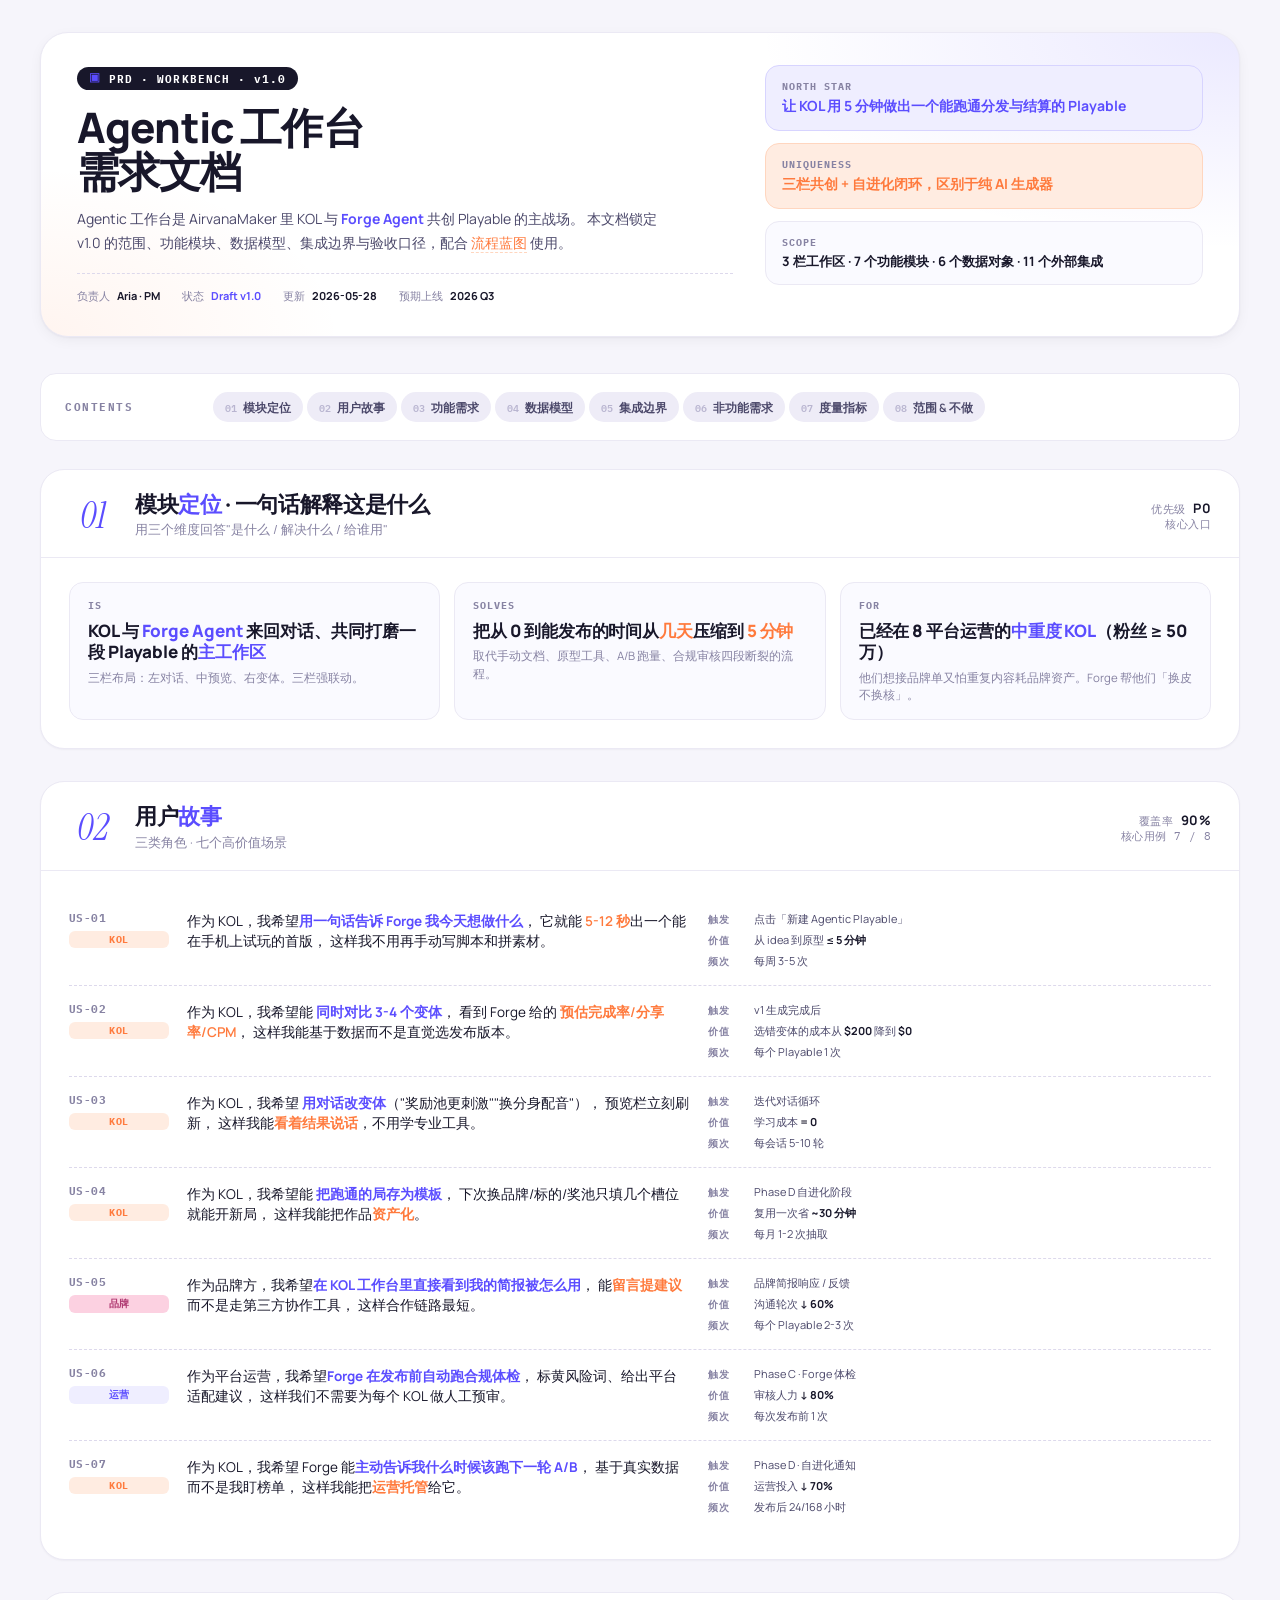
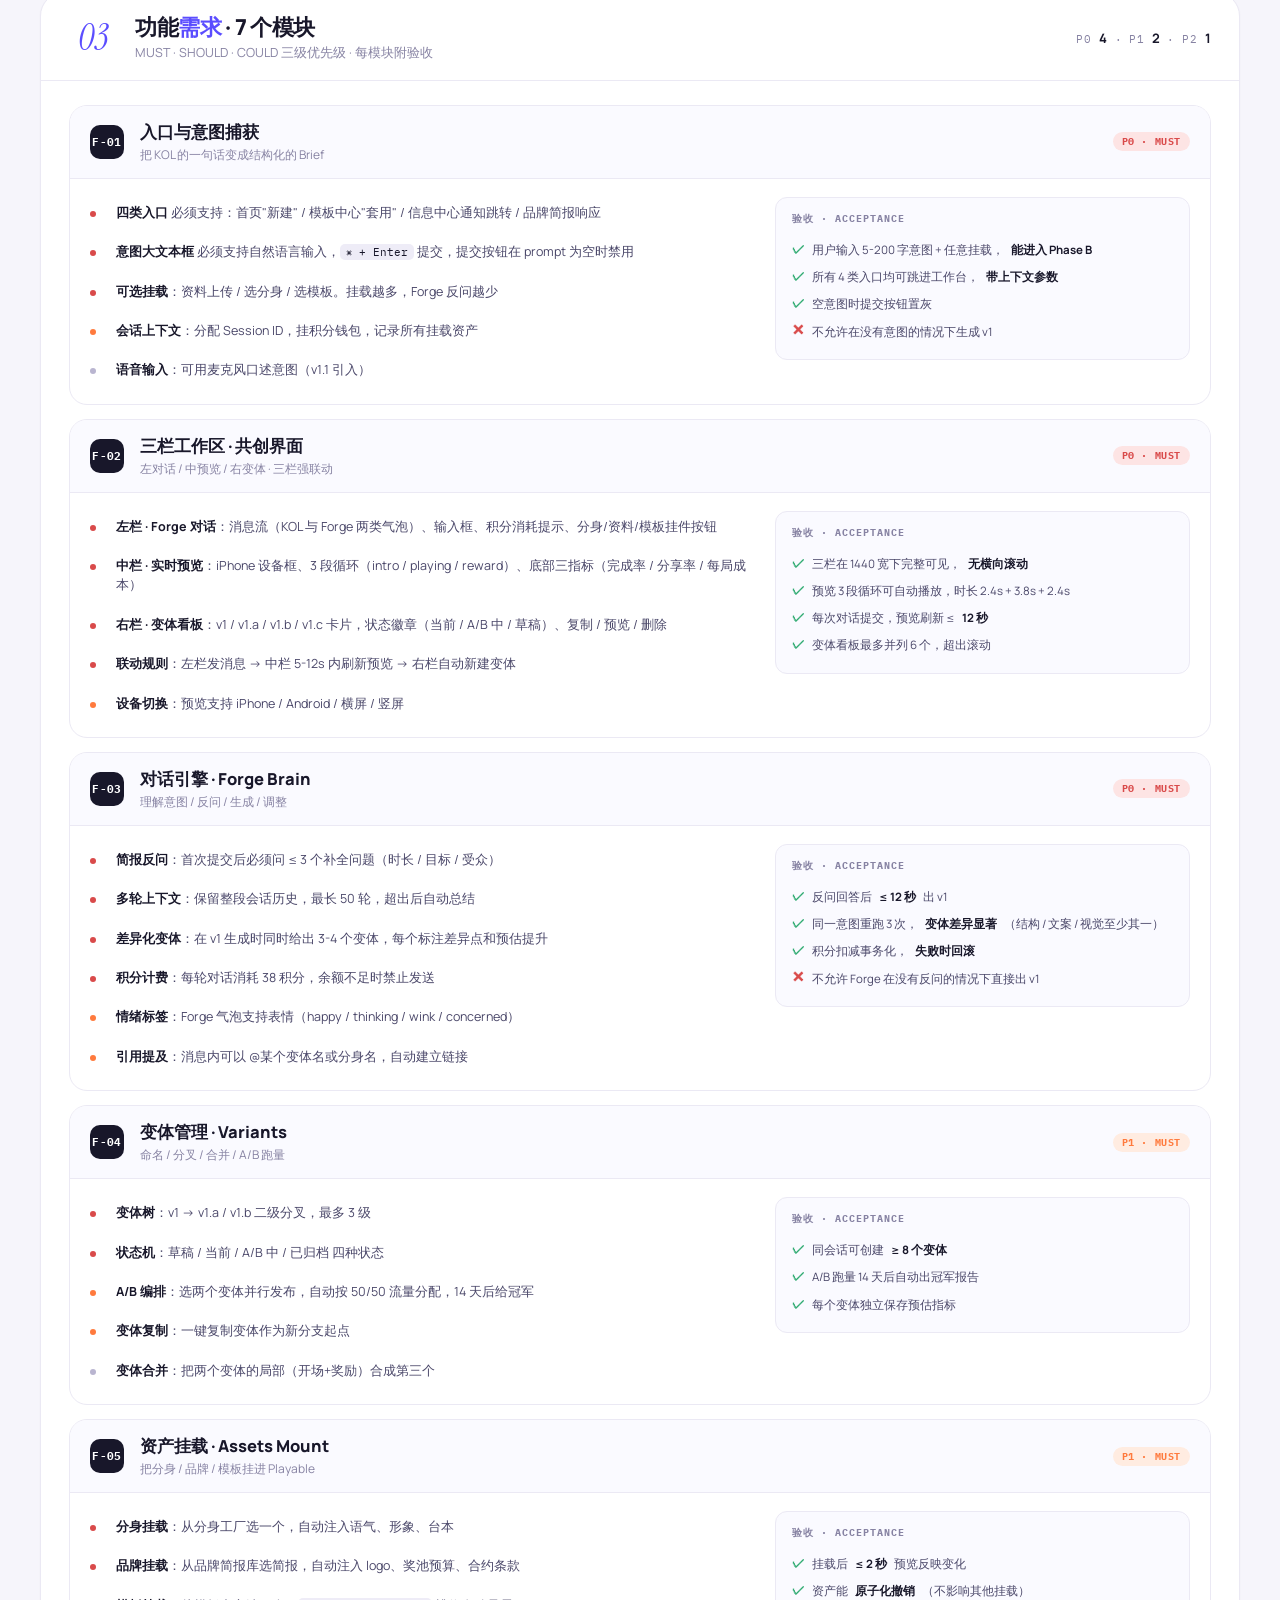
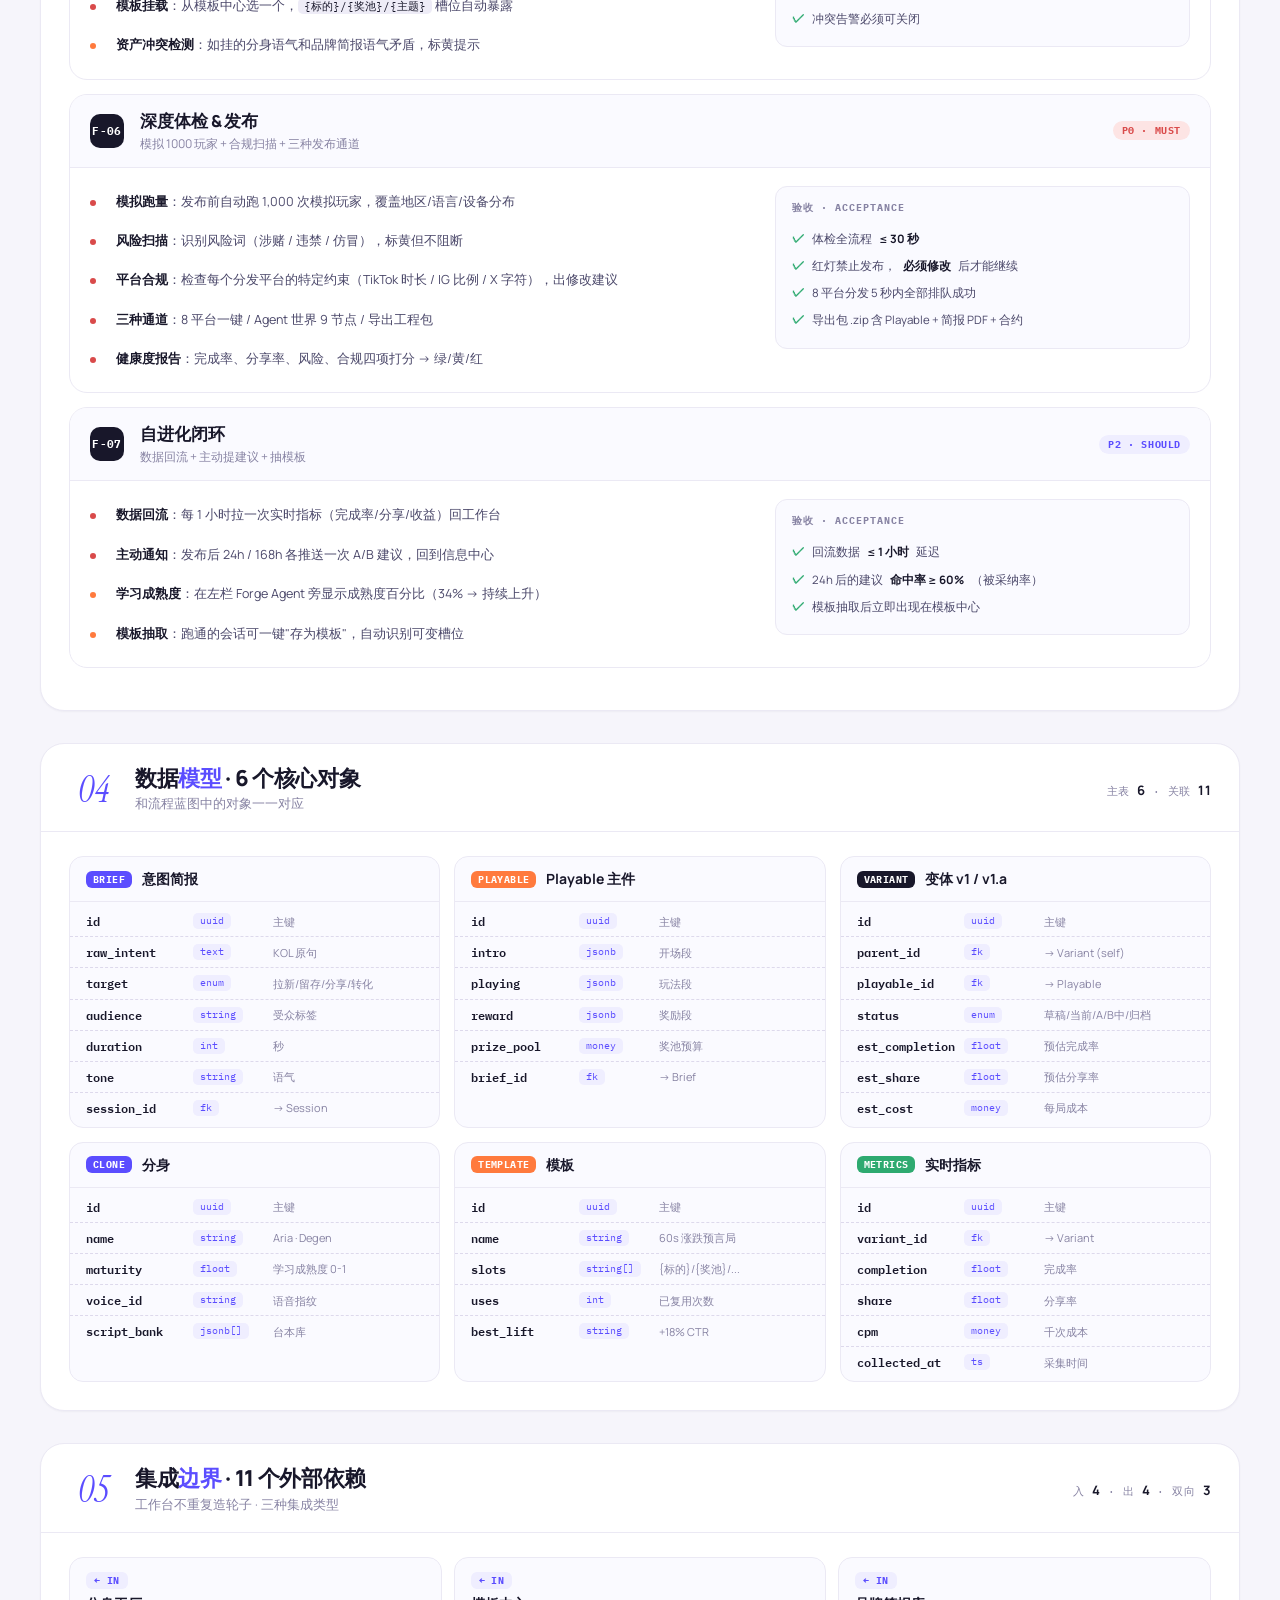
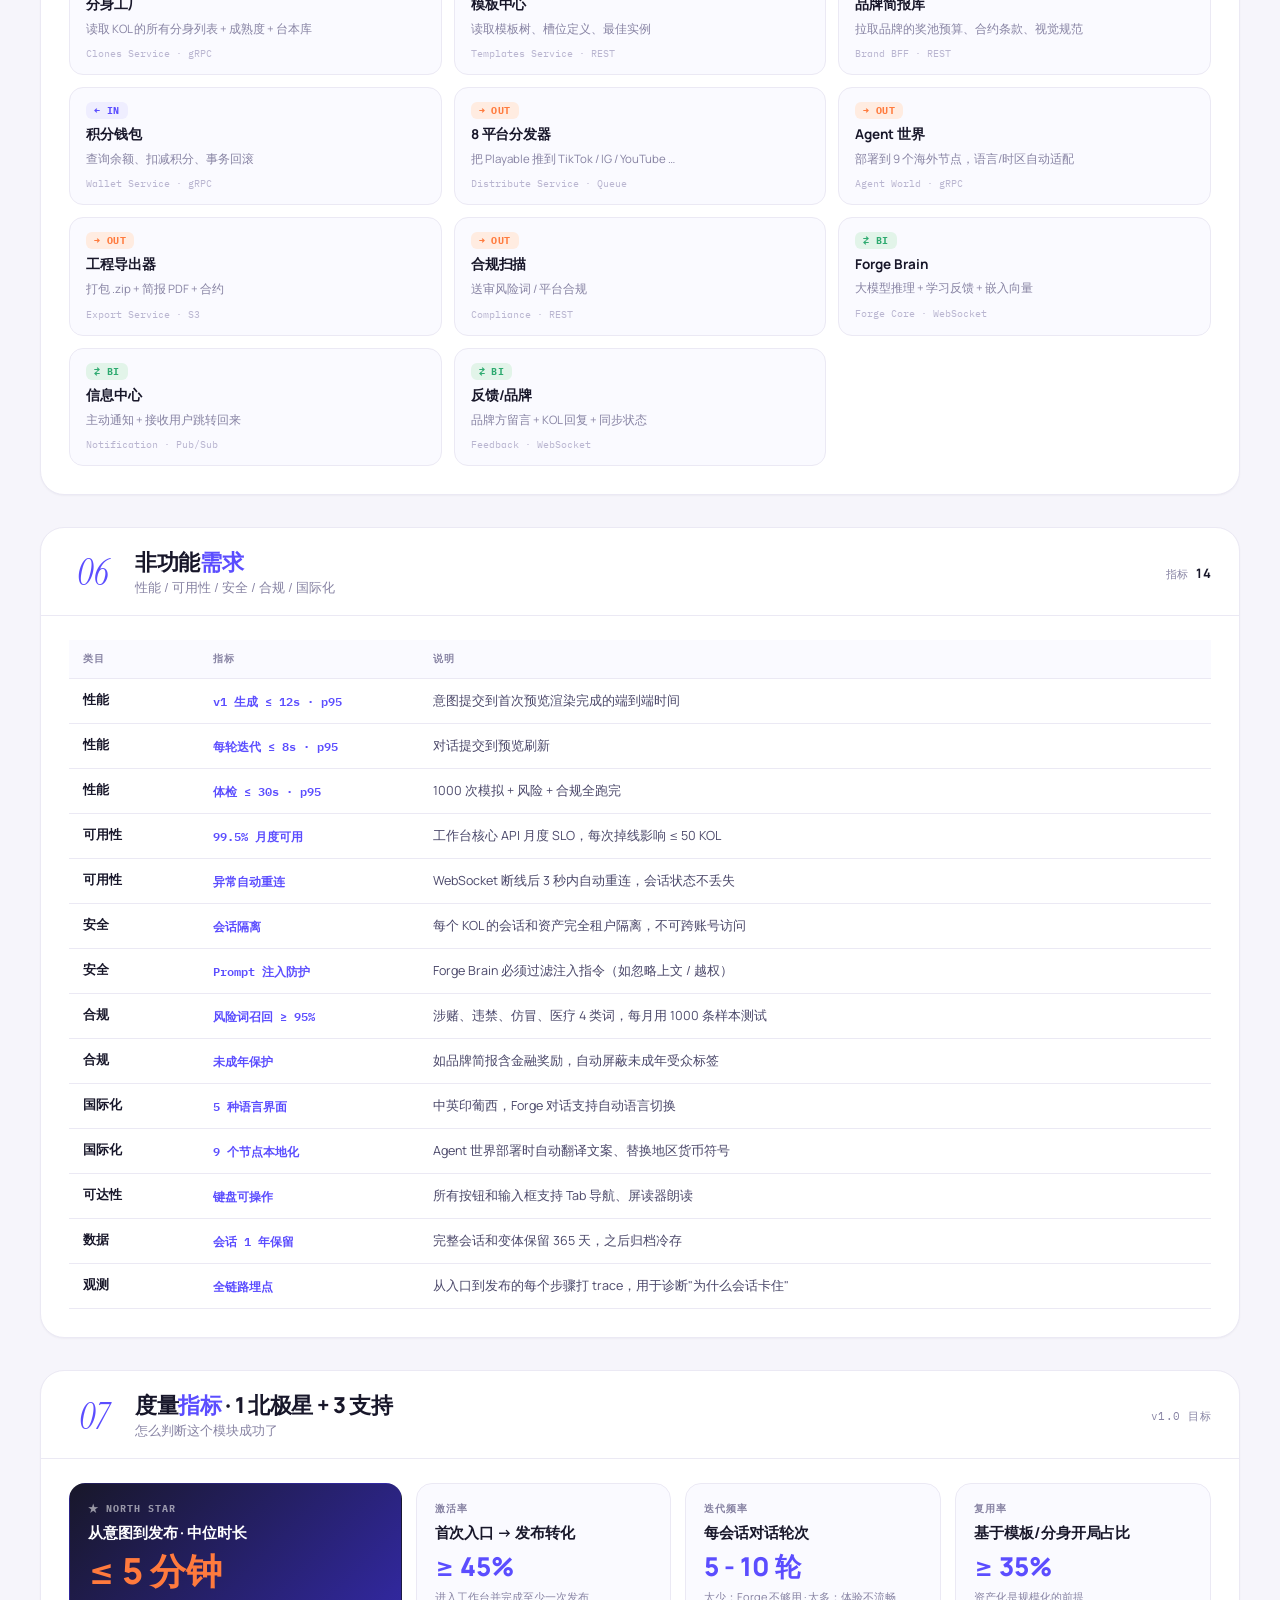
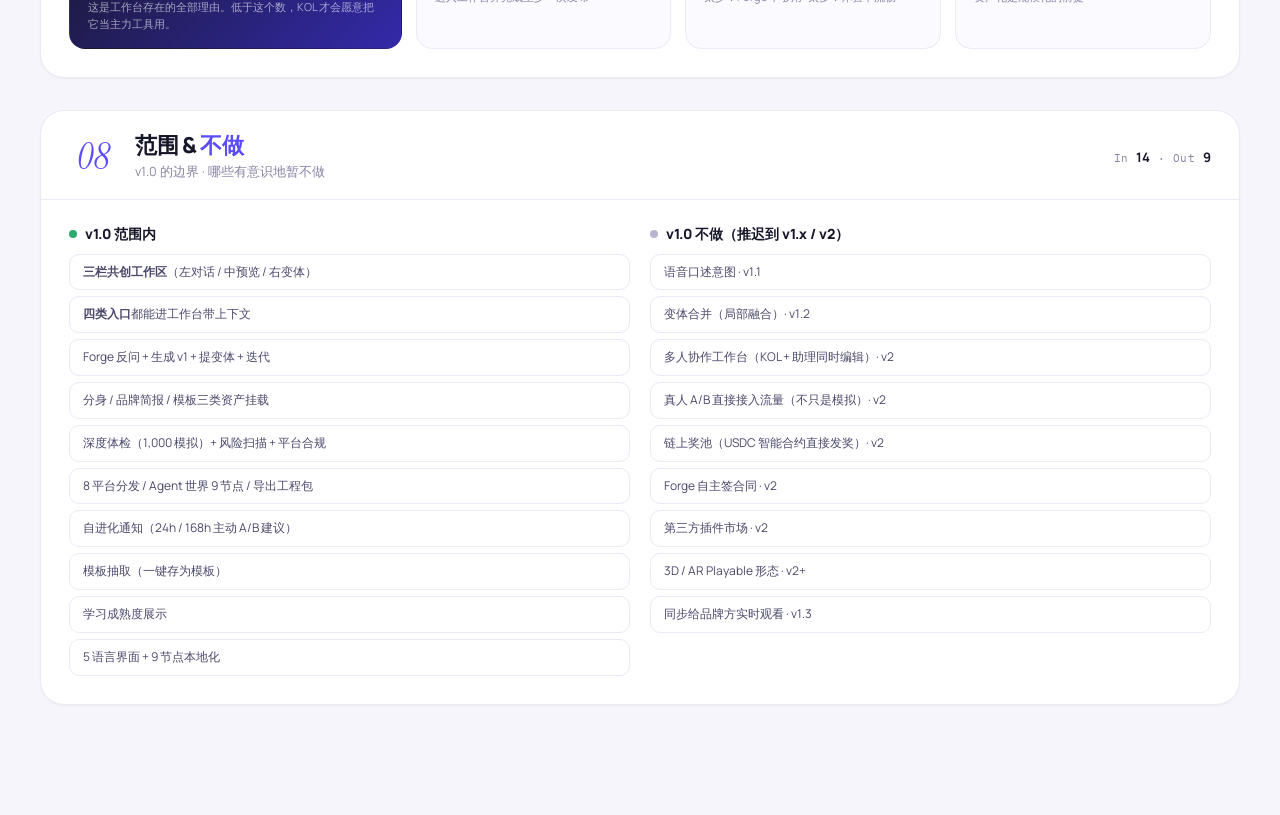
<file: Agentic_PlayAble_Maker_mvp/workbench-requirements.html>
<!doctype html>
<html lang="zh-CN">
<head>
<meta charset="utf-8"/>
<meta name="viewport" content="width=1440"/>
<title>Agentic 工作台 · 需求文档</title>
<link rel="stylesheet" href="style.css"/>
<style>
  body { background: var(--bg); padding: 32px 40px 80px; }
  .doc { max-width: 1280px; margin: 0 auto; }

  /* ── doc header ── */
  .doc-h {
    display: grid; grid-template-columns: 1.5fr 1fr; gap: 32px;
    padding: 32px 36px;
    background:
      radial-gradient(800px 360px at 100% 0%, rgba(91,77,255,.12), transparent 60%),
      radial-gradient(500px 280px at 0% 100%, rgba(255,122,61,.08), transparent 60%),
      var(--surface);
    border: 1px solid var(--border);
    border-radius: 28px;
    box-shadow: var(--sh-md);
    margin-bottom: 36px;
  }
  .doc-h .doctag {
    display: inline-flex; align-items: center; gap: 8px;
    padding: 4px 12px;
    background: var(--ink-1); color: white;
    border-radius: 99px;
    font-family: "IBM Plex Mono", monospace;
    font-size: 10.5px; font-weight: 700; letter-spacing: .1em;
    margin-bottom: 16px;
  }
  .doc-h .doctag::before { content: "▣"; color: var(--brand); }
  .doc-h h1 {
    font-family: "Manrope", sans-serif;
    font-weight: 800; font-size: 42px; line-height: 1.04;
    letter-spacing: -.02em; margin: 0 0 14px;
  }
  .doc-h h1 em { font-style: normal; color: var(--brand); }
  .doc-h h1 .warm { color: var(--warm); }
  .doc-h .lede {
    font-size: 14px; line-height: 1.7; color: var(--ink-2);
    margin: 0 0 18px; max-width: 580px;
  }
  .doc-h .meta {
    display: flex; gap: 22px; flex-wrap: wrap;
    font-family: "IBM Plex Mono", monospace;
    font-size: 11px; color: var(--ink-3);
    border-top: 1px dashed var(--border-2);
    padding-top: 14px;
  }
  .doc-h .meta b { color: var(--ink-1); font-weight: 700; font-family: "Manrope", sans-serif; }

  .doc-h-side {
    display: flex; flex-direction: column; gap: 12px;
  }
  .side-card {
    padding: 14px 16px;
    background: var(--bg-1, #fafaff);
    border: 1px solid var(--border);
    border-radius: 14px;
  }
  .side-card .k {
    font-family: "IBM Plex Mono", monospace;
    font-size: 10px; letter-spacing: .1em;
    color: var(--ink-3); font-weight: 700;
    margin-bottom: 4px;
  }
  .side-card .v {
    font-family: "Manrope", sans-serif;
    font-weight: 700; font-size: 14px; color: var(--ink-1);
    line-height: 1.35;
  }
  .side-card.brand { background: var(--brand-soft); border-color: var(--brand-line); }
  .side-card.brand .v { color: var(--brand); }
  .side-card.warm { background: var(--warm-soft); border-color: var(--warm-line); }
  .side-card.warm .v { color: var(--warm); }

  /* ── TOC ── */
  .toc {
    padding: 18px 24px; margin-bottom: 28px;
    background: var(--surface); border: 1px solid var(--border);
    border-radius: 16px;
    display: grid; grid-template-columns: 130px 1fr; gap: 18px; align-items: center;
  }
  .toc-label {
    font-family: "IBM Plex Mono", monospace;
    font-size: 10.5px; letter-spacing: .15em;
    color: var(--ink-3); font-weight: 700;
  }
  .toc-list { display: flex; flex-wrap: wrap; gap: 5px 4px; }
  .toc-list a {
    text-decoration: none;
    padding: 5px 11px;
    border-radius: 99px;
    background: var(--bg-2);
    color: var(--ink-2);
    font-size: 11.5px; font-weight: 600;
    border: 1px solid transparent;
    transition: all .15s;
  }
  .toc-list a:hover {
    background: var(--brand-soft); color: var(--brand);
    border-color: var(--brand-line);
  }
  .toc-list a .n {
    font-family: "IBM Plex Mono", monospace;
    font-size: 9.5px; color: var(--ink-4);
    margin-right: 6px;
  }

  /* ── section ── */
  .sec {
    margin-bottom: 32px;
    background: var(--surface);
    border: 1px solid var(--border);
    border-radius: 24px;
    overflow: hidden;
    box-shadow: var(--sh-sm);
  }
  .sec-h {
    padding: 22px 28px 18px;
    display: grid; grid-template-columns: 48px 1fr auto; gap: 18px; align-items: center;
    border-bottom: 1px solid var(--border);
  }
  .sec-num {
    font-family: "Instrument Serif", serif;
    font-size: 36px; color: var(--brand);
    line-height: 1; text-align: center;
    font-style: italic;
  }
  .sec-h h2 {
    font-family: "Manrope", sans-serif;
    font-weight: 800; font-size: 22px;
    margin: 0; letter-spacing: -.015em;
    line-height: 1.15;
  }
  .sec-h h2 em { font-style: normal; color: var(--brand); }
  .sec-h .deck {
    font-size: 12.5px; color: var(--ink-3);
    margin-top: 4px;
  }
  .sec-h .right {
    font-family: "IBM Plex Mono", monospace;
    font-size: 10.5px; color: var(--ink-3);
    letter-spacing: .04em;
    text-align: right;
  }
  .sec-h .right b { color: var(--ink-1); font-family: "Manrope", sans-serif; font-size: 13px; }
  .sec-body { padding: 24px 28px 28px; }

  /* ── 定位 grid ── */
  .pos-grid {
    display: grid; grid-template-columns: 1fr 1fr 1fr;
    gap: 14px;
  }
  .pos-cell {
    padding: 16px 18px;
    background: var(--bg-1, #fafaff);
    border: 1px solid var(--border);
    border-radius: 14px;
  }
  .pos-cell .k {
    font-family: "IBM Plex Mono", monospace;
    font-size: 10px; letter-spacing: .1em; color: var(--ink-3);
    font-weight: 700; margin-bottom: 8px;
  }
  .pos-cell .v {
    font-family: "Manrope", sans-serif;
    font-weight: 800; font-size: 17px; line-height: 1.25;
    letter-spacing: -.005em; color: var(--ink-1);
  }
  .pos-cell .v em { font-style: normal; color: var(--brand); }
  .pos-cell .v .warm { color: var(--warm); }
  .pos-cell .sub {
    font-size: 11.5px; color: var(--ink-3);
    margin-top: 6px; line-height: 1.5;
  }

  /* ── user stories ── */
  .story {
    display: grid; grid-template-columns: 100px 1fr 1fr;
    gap: 18px;
    padding: 16px 0;
    border-bottom: 1px dashed var(--border-2);
  }
  .story:last-child { border-bottom: none; }
  .story-id {
    font-family: "IBM Plex Mono", monospace;
    font-size: 11px; color: var(--ink-3);
    font-weight: 700; letter-spacing: .04em;
  }
  .story-id .role {
    display: block; margin-top: 6px;
    padding: 2px 8px; border-radius: 6px;
    background: var(--bg-2); color: var(--ink-2);
    font-size: 10px; text-align: center;
  }
  .story-id .role.kol { background: var(--warm-soft); color: var(--warm); }
  .story-id .role.brand { background: #fcd1e1; color: #b03a72; }
  .story-id .role.ops { background: var(--brand-soft); color: var(--brand); }

  .story-text {
    font-size: 13.5px; line-height: 1.55; color: var(--ink-1);
  }
  .story-text b { color: var(--brand); font-weight: 700; }
  .story-text em { font-style: normal; color: var(--warm); font-weight: 600; }

  .story-meta {
    display: flex; flex-direction: column; gap: 5px;
    font-size: 11px;
  }
  .story-meta .m-row {
    display: flex; gap: 8px; align-items: baseline;
  }
  .story-meta .m-k {
    font-family: "IBM Plex Mono", monospace;
    font-size: 9.5px; color: var(--ink-3);
    letter-spacing: .06em; font-weight: 700;
    min-width: 38px;
  }
  .story-meta .m-v { color: var(--ink-2); line-height: 1.4; }
  .story-meta .m-v b { color: var(--ink-1); font-weight: 700; }

  /* ── functional req ── */
  .fr {
    border: 1px solid var(--border);
    border-radius: 18px;
    overflow: hidden;
    margin-bottom: 14px;
  }
  .fr-h {
    padding: 14px 20px;
    background: var(--bg-1, #fafaff);
    border-bottom: 1px solid var(--border);
    display: grid; grid-template-columns: auto 1fr auto; gap: 16px; align-items: center;
  }
  .fr-num {
    width: 34px; height: 34px; border-radius: 10px;
    background: var(--ink-1); color: white;
    display: grid; place-items: center;
    font-family: "IBM Plex Mono", monospace;
    font-weight: 700; font-size: 11px;
    letter-spacing: .04em;
  }
  .fr-h h3 {
    font-family: "Manrope", sans-serif;
    font-weight: 800; font-size: 16.5px;
    margin: 0 0 2px; letter-spacing: -.005em;
  }
  .fr-h .deck { font-size: 12px; color: var(--ink-3); }
  .fr-h .pri {
    padding: 3px 9px; border-radius: 99px;
    font-family: "IBM Plex Mono", monospace;
    font-size: 10px; font-weight: 700; letter-spacing: .06em;
  }
  .pri.p0 { background: #fde4e4; color: var(--bad); }
  .pri.p1 { background: var(--warm-soft); color: var(--warm); }
  .pri.p2 { background: var(--brand-soft); color: var(--brand); }
  .pri.p3 { background: var(--bg-2); color: var(--ink-3); }

  .fr-body {
    padding: 18px 20px;
    display: grid; grid-template-columns: 1.6fr 1fr;
    gap: 22px;
  }
  .req-list {
    display: flex; flex-direction: column; gap: 8px;
  }
  .req-list .ri {
    display: grid; grid-template-columns: 18px 1fr;
    gap: 8px; padding: 6px 0;
    font-size: 12.5px; line-height: 1.55;
    color: var(--ink-2);
  }
  .req-list .ri::before {
    content: ""; width: 6px; height: 6px;
    margin-top: 8px;
    border-radius: 99px;
    background: var(--ink-1);
    grid-column: 1;
  }
  .req-list .ri.must::before { background: var(--bad); }
  .req-list .ri.should::before { background: var(--warm); }
  .req-list .ri.could::before { background: var(--ink-4); }
  .req-list .ri b { color: var(--ink-1); }
  .req-list .ri code {
    font-family: "IBM Plex Mono", monospace;
    font-size: 11px;
    background: var(--bg-2);
    color: var(--ink-1);
    padding: 1px 6px; border-radius: 5px;
  }

  .ac {
    padding: 14px 16px;
    background: var(--bg-1, #fafaff);
    border: 1px solid var(--border);
    border-radius: 12px;
    align-self: start;
  }
  .ac h5 {
    font-family: "IBM Plex Mono", monospace;
    font-size: 10px; letter-spacing: .1em;
    color: var(--ink-3); font-weight: 700;
    margin: 0 0 10px;
  }
  .ac-row {
    display: flex; align-items: flex-start; gap: 7px;
    padding: 5px 0;
    font-size: 11.5px; line-height: 1.5;
    color: var(--ink-2);
  }
  .ac-row::before {
    content: "✓"; color: var(--ok);
    font-weight: 700; font-size: 13px;
    flex-shrink: 0;
    line-height: 1.2;
  }
  .ac-row.x::before { content: "✕"; color: var(--bad); }
  .ac-row b { color: var(--ink-1); font-weight: 700; }

  /* ── data model ── */
  .schema {
    background: var(--bg-1, #fafaff);
    border: 1px solid var(--border);
    border-radius: 14px;
    overflow: hidden;
  }
  .schema-h {
    padding: 12px 16px;
    display: flex; align-items: center; gap: 10px;
    border-bottom: 1px solid var(--border);
  }
  .schema-h .obj-tag {
    padding: 2px 7px; border-radius: 6px;
    font-family: "IBM Plex Mono", monospace;
    font-size: 9.5px; font-weight: 700;
    color: white;
    letter-spacing: .04em;
  }
  .schema-h h4 {
    font-family: "Manrope", sans-serif;
    font-weight: 700; font-size: 14px; margin: 0;
  }
  .schema-h .desc {
    font-size: 11px; color: var(--ink-3);
    margin-left: auto;
  }
  .schema-body {
    padding: 4px 0;
  }
  .schema-row {
    display: grid; grid-template-columns: 1fr 80px 1.4fr;
    padding: 7px 16px;
    font-size: 11.5px; line-height: 1.4;
    align-items: center;
  }
  .schema-row + .schema-row { border-top: 1px dashed var(--border-2); }
  .schema-row .field {
    font-family: "IBM Plex Mono", monospace;
    font-weight: 600; color: var(--ink-1);
    font-size: 11.5px;
  }
  .schema-row .type {
    font-family: "IBM Plex Mono", monospace;
    font-size: 10px; color: var(--brand);
    text-align: left;
    background: var(--brand-soft);
    padding: 1px 7px; border-radius: 5px;
    display: inline-block;
    width: fit-content;
  }
  .schema-row .note {
    color: var(--ink-3);
    font-size: 11px;
  }
  .schema-row .note b { color: var(--ink-2); font-weight: 600; }

  .schema-grid {
    display: grid; grid-template-columns: 1fr 1fr 1fr;
    gap: 14px;
  }

  /* ── integrations ── */
  .int-grid {
    display: grid; grid-template-columns: repeat(3, 1fr);
    gap: 12px;
  }
  .int {
    padding: 14px 16px;
    background: var(--bg-1, #fafaff);
    border: 1px solid var(--border);
    border-radius: 14px;
    display: flex; flex-direction: column; gap: 6px;
    position: relative;
  }
  .int .arrow-tag {
    align-self: flex-start;
    padding: 2px 8px; border-radius: 6px;
    font-family: "IBM Plex Mono", monospace;
    font-size: 9.5px; font-weight: 700;
    letter-spacing: .04em;
  }
  .int.in .arrow-tag { background: var(--brand-soft); color: var(--brand); }
  .int.out .arrow-tag { background: var(--warm-soft); color: var(--warm); }
  .int.bi .arrow-tag { background: var(--ok-soft); color: var(--ok); }
  .int h4 {
    font-family: "Manrope", sans-serif;
    font-weight: 700; font-size: 13.5px; margin: 0;
    letter-spacing: -.005em;
  }
  .int .desc { font-size: 11.5px; color: var(--ink-3); line-height: 1.5; }
  .int .who { font-family: "IBM Plex Mono", monospace; font-size: 10px; color: var(--ink-4); margin-top: 4px; }

  /* ── nfr table ── */
  .nfr {
    width: 100%;
    border-collapse: collapse;
    font-size: 12.5px;
  }
  .nfr th, .nfr td {
    text-align: left;
    padding: 12px 14px;
    border-bottom: 1px solid var(--border);
    vertical-align: top;
  }
  .nfr th {
    font-family: "IBM Plex Mono", monospace;
    font-size: 10px; letter-spacing: .08em;
    color: var(--ink-3); font-weight: 700;
    background: var(--bg-1, #fafaff);
  }
  .nfr td.k {
    font-weight: 700; color: var(--ink-1);
    font-family: "Manrope", sans-serif;
    width: 130px;
  }
  .nfr td.t {
    font-family: "IBM Plex Mono", monospace;
    font-size: 11.5px; color: var(--brand);
    width: 220px;
    font-weight: 600;
  }
  .nfr td.d { color: var(--ink-2); line-height: 1.55; }

  /* ── metrics ── */
  .metrics-grid {
    display: grid; grid-template-columns: 1.3fr 1fr 1fr 1fr;
    gap: 14px;
  }
  .met {
    padding: 18px 18px 16px;
    border-radius: 16px;
    background: var(--bg-1, #fafaff);
    border: 1px solid var(--border);
    display: flex; flex-direction: column; gap: 6px;
  }
  .met.north {
    background: linear-gradient(135deg, #18172a 0%, #3c2fd0 130%);
    color: white;
    border-color: transparent;
  }
  .met .label {
    font-family: "IBM Plex Mono", monospace;
    font-size: 10px; letter-spacing: .1em;
    color: var(--ink-3); font-weight: 700;
  }
  .met.north .label { color: rgba(255,255,255,.55); }
  .met .name {
    font-family: "Manrope", sans-serif;
    font-weight: 700; font-size: 15px;
    letter-spacing: -.005em;
  }
  .met .target {
    font-family: "Manrope", sans-serif;
    font-weight: 800; font-size: 26px;
    line-height: 1; margin-top: 4px;
    color: var(--brand);
  }
  .met.north .target {
    font-size: 36px; color: var(--warm);
  }
  .met .desc {
    font-size: 11px; color: var(--ink-3);
    line-height: 1.5; margin-top: 4px;
  }
  .met.north .desc { color: rgba(255,255,255,.6); }

  /* ── out of scope ── */
  .scope {
    display: grid; grid-template-columns: 1fr 1fr;
    gap: 20px;
  }
  .scope-col h4 {
    font-family: "Manrope", sans-serif;
    font-weight: 800; font-size: 14px;
    margin: 0 0 10px;
    display: flex; align-items: center; gap: 8px;
  }
  .scope-col h4 .dot {
    width: 8px; height: 8px; border-radius: 99px;
  }
  .scope-col.in h4 .dot { background: var(--ok); }
  .scope-col.out h4 .dot { background: var(--ink-4); }
  .scope-list {
    display: flex; flex-direction: column; gap: 6px;
  }
  .scope-item {
    padding: 9px 13px;
    border-radius: 10px;
    font-size: 12px; line-height: 1.4;
    color: var(--ink-2);
    border: 1px solid var(--border);
  }
  .scope.in .scope-item { background: var(--ok-soft); border-color: rgba(46,170,112,.25); color: #1f6e4a; }
  .scope.out .scope-item { background: var(--bg-1, #fafaff); border-color: var(--border); color: var(--ink-3); text-decoration: line-through; text-decoration-color: var(--ink-4); }
  .scope-item b { color: inherit; font-weight: 700; }
</style>
</head>
<body>

<div class="doc">

  <!-- HEADER -->
  <div class="doc-h">
    <div>
      <div class="doctag">PRD · WORKBENCH · v1.0</div>
      <h1>Agentic 工作台<br/>需求文档</h1>
      <p class="lede">
        Agentic 工作台是 AirvanaMaker 里 KOL 与 <b style="color:var(--brand)">Forge Agent</b> 共创 Playable 的主战场。
        本文档锁定 v1.0 的范围、功能模块、数据模型、集成边界与验收口径，配合
        <a href="workbench-flow.html" style="color:var(--warm);text-decoration:none;border-bottom:1.5px dashed var(--warm-line)">流程蓝图</a>
        使用。
      </p>
      <div class="meta">
        <span>负责人 <b>Aria · PM</b></span>
        <span>状态 <b style="color:var(--brand)">Draft v1.0</b></span>
        <span>更新 <b>2026-05-28</b></span>
        <span>预期上线 <b>2026 Q3</b></span>
      </div>
    </div>
    <div class="doc-h-side">
      <div class="side-card brand">
        <div class="k">NORTH STAR</div>
        <div class="v">让 KOL 用 5 分钟做出一个能跑通分发与结算的 Playable</div>
      </div>
      <div class="side-card warm">
        <div class="k">UNIQUENESS</div>
        <div class="v">三栏共创 + 自进化闭环，区别于纯 AI 生成器</div>
      </div>
      <div class="side-card">
        <div class="k">SCOPE</div>
        <div class="v" style="font-size:13px">3 栏工作区 · 7 个功能模块 · 6 个数据对象 · 11 个外部集成</div>
      </div>
    </div>
  </div>

  <!-- TOC -->
  <div class="toc">
    <span class="toc-label">CONTENTS</span>
    <div class="toc-list">
      <a href="#sec1"><span class="n">01</span>模块定位</a>
      <a href="#sec2"><span class="n">02</span>用户故事</a>
      <a href="#sec3"><span class="n">03</span>功能需求</a>
      <a href="#sec4"><span class="n">04</span>数据模型</a>
      <a href="#sec5"><span class="n">05</span>集成边界</a>
      <a href="#sec6"><span class="n">06</span>非功能需求</a>
      <a href="#sec7"><span class="n">07</span>度量指标</a>
      <a href="#sec8"><span class="n">08</span>范围 & 不做</a>
    </div>
  </div>

  <!-- 01 MODULE POSITION -->
  <div class="sec" id="sec1">
    <div class="sec-h">
      <div class="sec-num">01</div>
      <div>
        <h2>模块<em>定位</em> · 一句话解释这是什么</h2>
        <div class="deck">用三个维度回答"是什么 / 解决什么 / 给谁用"</div>
      </div>
      <div class="right">优先级 <b>P0</b><br/>核心入口</div>
    </div>
    <div class="sec-body">
      <div class="pos-grid">
        <div class="pos-cell">
          <div class="k">IS</div>
          <div class="v">KOL 与 <em>Forge Agent</em> 来回对话、共同打磨一段 Playable 的<em>主工作区</em></div>
          <div class="sub">三栏布局：左对话、中预览、右变体。三栏强联动。</div>
        </div>
        <div class="pos-cell">
          <div class="k">SOLVES</div>
          <div class="v">把从 0 到能发布的时间从<span class="warm">几天</span>压缩到 <span class="warm">5 分钟</span></div>
          <div class="sub">取代手动文档、原型工具、A/B 跑量、合规审核四段断裂的流程。</div>
        </div>
        <div class="pos-cell">
          <div class="k">FOR</div>
          <div class="v">已经在 8 平台运营的<em>中重度 KOL</em>（粉丝 ≥ 50万）</div>
          <div class="sub">他们想接品牌单又怕重复内容耗品牌资产。Forge 帮他们「换皮不换核」。</div>
        </div>
      </div>
    </div>
  </div>

  <!-- 02 USER STORIES -->
  <div class="sec" id="sec2">
    <div class="sec-h">
      <div class="sec-num">02</div>
      <div>
        <h2>用户<em>故事</em></h2>
        <div class="deck">三类角色 · 七个高价值场景</div>
      </div>
      <div class="right">覆盖率 <b>90%</b><br/>核心用例 7 / 8</div>
    </div>
    <div class="sec-body">

      <div class="story">
        <div class="story-id">US-01<span class="role kol">KOL</span></div>
        <div class="story-text">
          作为 KOL，我希望<b>用一句话告诉 Forge 我今天想做什么</b>，
          它就能 <em>5-12 秒</em>出一个能在手机上试玩的首版，
          这样我不用再手动写脚本和拼素材。
        </div>
        <div class="story-meta">
          <div class="m-row"><span class="m-k">触发</span><span class="m-v">点击「新建 Agentic Playable」</span></div>
          <div class="m-row"><span class="m-k">价值</span><span class="m-v">从 idea 到原型 <b>≤ 5 分钟</b></span></div>
          <div class="m-row"><span class="m-k">频次</span><span class="m-v">每周 3-5 次</span></div>
        </div>
      </div>

      <div class="story">
        <div class="story-id">US-02<span class="role kol">KOL</span></div>
        <div class="story-text">
          作为 KOL，我希望能 <b>同时对比 3-4 个变体</b>，
          看到 Forge 给的 <em>预估完成率/分享率/CPM</em>，
          这样我能基于数据而不是直觉选发布版本。
        </div>
        <div class="story-meta">
          <div class="m-row"><span class="m-k">触发</span><span class="m-v">v1 生成完成后</span></div>
          <div class="m-row"><span class="m-k">价值</span><span class="m-v">选错变体的成本从 <b>$200</b> 降到 <b>$0</b></span></div>
          <div class="m-row"><span class="m-k">频次</span><span class="m-v">每个 Playable 1 次</span></div>
        </div>
      </div>

      <div class="story">
        <div class="story-id">US-03<span class="role kol">KOL</span></div>
        <div class="story-text">
          作为 KOL，我希望 <b>用对话改变体</b>（"奖励池更刺激""换分身配音"），
          预览栏立刻刷新，
          这样我能<em>看着结果说话</em>，不用学专业工具。
        </div>
        <div class="story-meta">
          <div class="m-row"><span class="m-k">触发</span><span class="m-v">迭代对话循环</span></div>
          <div class="m-row"><span class="m-k">价值</span><span class="m-v">学习成本 <b>= 0</b></span></div>
          <div class="m-row"><span class="m-k">频次</span><span class="m-v">每会话 5-10 轮</span></div>
        </div>
      </div>

      <div class="story">
        <div class="story-id">US-04<span class="role kol">KOL</span></div>
        <div class="story-text">
          作为 KOL，我希望能 <b>把跑通的局存为模板</b>，
          下次换品牌/标的/奖池只填几个槽位就能开新局，
          这样我能把作品<em>资产化</em>。
        </div>
        <div class="story-meta">
          <div class="m-row"><span class="m-k">触发</span><span class="m-v">Phase D 自进化阶段</span></div>
          <div class="m-row"><span class="m-k">价值</span><span class="m-v">复用一次省 <b>~30 分钟</b></span></div>
          <div class="m-row"><span class="m-k">频次</span><span class="m-v">每月 1-2 次抽取</span></div>
        </div>
      </div>

      <div class="story">
        <div class="story-id">US-05<span class="role brand">品牌</span></div>
        <div class="story-text">
          作为品牌方，我希望<b>在 KOL 工作台里直接看到我的简报被怎么用</b>，
          能<em>留言提建议</em>而不是走第三方协作工具，
          这样合作链路最短。
        </div>
        <div class="story-meta">
          <div class="m-row"><span class="m-k">触发</span><span class="m-v">品牌简报响应 / 反馈</span></div>
          <div class="m-row"><span class="m-k">价值</span><span class="m-v">沟通轮次 <b>↓ 60%</b></span></div>
          <div class="m-row"><span class="m-k">频次</span><span class="m-v">每个 Playable 2-3 次</span></div>
        </div>
      </div>

      <div class="story">
        <div class="story-id">US-06<span class="role ops">运营</span></div>
        <div class="story-text">
          作为平台运营，我希望<b>Forge 在发布前自动跑合规体检</b>，
          标黄风险词、给出平台适配建议，
          这样我们不需要为每个 KOL 做人工预审。
        </div>
        <div class="story-meta">
          <div class="m-row"><span class="m-k">触发</span><span class="m-v">Phase C · Forge 体检</span></div>
          <div class="m-row"><span class="m-k">价值</span><span class="m-v">审核人力 <b>↓ 80%</b></span></div>
          <div class="m-row"><span class="m-k">频次</span><span class="m-v">每次发布前 1 次</span></div>
        </div>
      </div>

      <div class="story">
        <div class="story-id">US-07<span class="role kol">KOL</span></div>
        <div class="story-text">
          作为 KOL，我希望 Forge 能<b>主动告诉我什么时候该跑下一轮 A/B</b>，
          基于真实数据而不是我盯榜单，
          这样我能把<em>运营托管</em>给它。
        </div>
        <div class="story-meta">
          <div class="m-row"><span class="m-k">触发</span><span class="m-v">Phase D · 自进化通知</span></div>
          <div class="m-row"><span class="m-k">价值</span><span class="m-v">运营投入 <b>↓ 70%</b></span></div>
          <div class="m-row"><span class="m-k">频次</span><span class="m-v">发布后 24/168 小时</span></div>
        </div>
      </div>
    </div>
  </div>

  <!-- 03 FUNCTIONAL REQUIREMENTS -->
  <div class="sec" id="sec3">
    <div class="sec-h">
      <div class="sec-num">03</div>
      <div>
        <h2>功能<em>需求</em> · 7 个模块</h2>
        <div class="deck">MUST · SHOULD · COULD 三级优先级 · 每模块附验收</div>
      </div>
      <div class="right">P0 <b>4</b> · P1 <b>2</b> · P2 <b>1</b></div>
    </div>
    <div class="sec-body">

      <!-- FR-01 -->
      <div class="fr">
        <div class="fr-h">
          <div class="fr-num">F-01</div>
          <div>
            <h3>入口与意图捕获</h3>
            <div class="deck">把 KOL 的一句话变成结构化的 Brief</div>
          </div>
          <span class="pri p0">P0 · MUST</span>
        </div>
        <div class="fr-body">
          <div class="req-list">
            <div class="ri must"><div><b>四类入口</b> 必须支持：首页"新建" / 模板中心"套用" / 信息中心通知跳转 / 品牌简报响应</div></div>
            <div class="ri must"><div><b>意图大文本框</b> 必须支持自然语言输入，<code>⌘ + Enter</code> 提交，提交按钮在 prompt 为空时禁用</div></div>
            <div class="ri must"><div><b>可选挂载</b>：资料上传 / 选分身 / 选模板。挂载越多，Forge 反问越少</div></div>
            <div class="ri should"><div><b>会话上下文</b>：分配 Session ID，挂积分钱包，记录所有挂载资产</div></div>
            <div class="ri could"><div><b>语音输入</b>：可用麦克风口述意图（v1.1 引入）</div></div>
          </div>
          <div class="ac">
            <h5>验收 · ACCEPTANCE</h5>
            <div class="ac-row">用户输入 5-200 字意图 + 任意挂载，<b>能进入 Phase B</b></div>
            <div class="ac-row">所有 4 类入口均可跳进工作台，<b>带上下文参数</b></div>
            <div class="ac-row">空意图时提交按钮置灰</div>
            <div class="ac-row x">不允许在没有意图的情况下生成 v1</div>
          </div>
        </div>
      </div>

      <!-- FR-02 -->
      <div class="fr">
        <div class="fr-h">
          <div class="fr-num">F-02</div>
          <div>
            <h3>三栏工作区 · 共创界面</h3>
            <div class="deck">左对话 / 中预览 / 右变体 · 三栏强联动</div>
          </div>
          <span class="pri p0">P0 · MUST</span>
        </div>
        <div class="fr-body">
          <div class="req-list">
            <div class="ri must"><div><b>左栏 · Forge 对话</b>：消息流（KOL 与 Forge 两类气泡）、输入框、积分消耗提示、分身/资料/模板挂件按钮</div></div>
            <div class="ri must"><div><b>中栏 · 实时预览</b>：iPhone 设备框、3 段循环（intro / playing / reward）、底部三指标（完成率 / 分享率 / 每局成本）</div></div>
            <div class="ri must"><div><b>右栏 · 变体看板</b>：v1 / v1.a / v1.b / v1.c 卡片，状态徽章（当前 / A/B 中 / 草稿）、复制 / 预览 / 删除</div></div>
            <div class="ri must"><div><b>联动规则</b>：左栏发消息 → 中栏 5-12s 内刷新预览 → 右栏自动新建变体</div></div>
            <div class="ri should"><div><b>设备切换</b>：预览支持 iPhone / Android / 横屏 / 竖屏</div></div>
          </div>
          <div class="ac">
            <h5>验收 · ACCEPTANCE</h5>
            <div class="ac-row">三栏在 1440 宽下完整可见，<b>无横向滚动</b></div>
            <div class="ac-row">预览 3 段循环可自动播放，时长 2.4s + 3.8s + 2.4s</div>
            <div class="ac-row">每次对话提交，预览刷新 ≤ <b>12 秒</b></div>
            <div class="ac-row">变体看板最多并列 6 个，超出滚动</div>
          </div>
        </div>
      </div>

      <!-- FR-03 -->
      <div class="fr">
        <div class="fr-h">
          <div class="fr-num">F-03</div>
          <div>
            <h3>对话引擎 · Forge Brain</h3>
            <div class="deck">理解意图 / 反问 / 生成 / 调整</div>
          </div>
          <span class="pri p0">P0 · MUST</span>
        </div>
        <div class="fr-body">
          <div class="req-list">
            <div class="ri must"><div><b>简报反问</b>：首次提交后必须问 ≤ 3 个补全问题（时长 / 目标 / 受众）</div></div>
            <div class="ri must"><div><b>多轮上下文</b>：保留整段会话历史，最长 50 轮，超出后自动总结</div></div>
            <div class="ri must"><div><b>差异化变体</b>：在 v1 生成时同时给出 3-4 个变体，每个标注差异点和预估提升</div></div>
            <div class="ri must"><div><b>积分计费</b>：每轮对话消耗 38 积分，余额不足时禁止发送</div></div>
            <div class="ri should"><div><b>情绪标签</b>：Forge 气泡支持表情（happy / thinking / wink / concerned）</div></div>
            <div class="ri should"><div><b>引用提及</b>：消息内可以 @某个变体名或分身名，自动建立链接</div></div>
          </div>
          <div class="ac">
            <h5>验收 · ACCEPTANCE</h5>
            <div class="ac-row">反问回答后 <b>≤ 12 秒</b>出 v1</div>
            <div class="ac-row">同一意图重跑 3 次，<b>变体差异显著</b>（结构 / 文案 / 视觉至少其一）</div>
            <div class="ac-row">积分扣减事务化，<b>失败时回滚</b></div>
            <div class="ac-row x">不允许 Forge 在没有反问的情况下直接出 v1</div>
          </div>
        </div>
      </div>

      <!-- FR-04 -->
      <div class="fr">
        <div class="fr-h">
          <div class="fr-num">F-04</div>
          <div>
            <h3>变体管理 · Variants</h3>
            <div class="deck">命名 / 分叉 / 合并 / A/B 跑量</div>
          </div>
          <span class="pri p1">P1 · MUST</span>
        </div>
        <div class="fr-body">
          <div class="req-list">
            <div class="ri must"><div><b>变体树</b>：v1 → v1.a / v1.b 二级分叉，最多 3 级</div></div>
            <div class="ri must"><div><b>状态机</b>：草稿 / 当前 / A/B 中 / 已归档 四种状态</div></div>
            <div class="ri should"><div><b>A/B 编排</b>：选两个变体并行发布，自动按 50/50 流量分配，14 天后给冠军</div></div>
            <div class="ri should"><div><b>变体复制</b>：一键复制变体作为新分支起点</div></div>
            <div class="ri could"><div><b>变体合并</b>：把两个变体的局部（开场+奖励）合成第三个</div></div>
          </div>
          <div class="ac">
            <h5>验收 · ACCEPTANCE</h5>
            <div class="ac-row">同会话可创建 <b>≥ 8 个变体</b></div>
            <div class="ac-row">A/B 跑量 14 天后自动出冠军报告</div>
            <div class="ac-row">每个变体独立保存预估指标</div>
          </div>
        </div>
      </div>

      <!-- FR-05 -->
      <div class="fr">
        <div class="fr-h">
          <div class="fr-num">F-05</div>
          <div>
            <h3>资产挂载 · Assets Mount</h3>
            <div class="deck">把分身 / 品牌 / 模板挂进 Playable</div>
          </div>
          <span class="pri p1">P1 · MUST</span>
        </div>
        <div class="fr-body">
          <div class="req-list">
            <div class="ri must"><div><b>分身挂载</b>：从分身工厂选一个，自动注入语气、形象、台本</div></div>
            <div class="ri must"><div><b>品牌挂载</b>：从品牌简报库选简报，自动注入 logo、奖池预算、合约条款</div></div>
            <div class="ri must"><div><b>模板挂载</b>：从模板中心选一个，<code>{标的}/{奖池}/{主题}</code> 槽位自动暴露</div></div>
            <div class="ri should"><div><b>资产冲突检测</b>：如挂的分身语气和品牌简报语气矛盾，标黄提示</div></div>
          </div>
          <div class="ac">
            <h5>验收 · ACCEPTANCE</h5>
            <div class="ac-row">挂载后 <b>≤ 2 秒</b>预览反映变化</div>
            <div class="ac-row">资产能 <b>原子化撤销</b>（不影响其他挂载）</div>
            <div class="ac-row">冲突告警必须可关闭</div>
          </div>
        </div>
      </div>

      <!-- FR-06 -->
      <div class="fr">
        <div class="fr-h">
          <div class="fr-num">F-06</div>
          <div>
            <h3>深度体检 & 发布</h3>
            <div class="deck">模拟 1000 玩家 + 合规扫描 + 三种发布通道</div>
          </div>
          <span class="pri p0">P0 · MUST</span>
        </div>
        <div class="fr-body">
          <div class="req-list">
            <div class="ri must"><div><b>模拟跑量</b>：发布前自动跑 1,000 次模拟玩家，覆盖地区/语言/设备分布</div></div>
            <div class="ri must"><div><b>风险扫描</b>：识别风险词（涉赌 / 违禁 / 仿冒），标黄但不阻断</div></div>
            <div class="ri must"><div><b>平台合规</b>：检查每个分发平台的特定约束（TikTok 时长 / IG 比例 / X 字符），出修改建议</div></div>
            <div class="ri must"><div><b>三种通道</b>：8 平台一键 / Agent 世界 9 节点 / 导出工程包</div></div>
            <div class="ri must"><div><b>健康度报告</b>：完成率、分享率、风险、合规四项打分 → 绿/黄/红</div></div>
          </div>
          <div class="ac">
            <h5>验收 · ACCEPTANCE</h5>
            <div class="ac-row">体检全流程 <b>≤ 30 秒</b></div>
            <div class="ac-row">红灯禁止发布，<b>必须修改</b>后才能继续</div>
            <div class="ac-row">8 平台分发 5 秒内全部排队成功</div>
            <div class="ac-row">导出包 .zip 含 Playable + 简报 PDF + 合约</div>
          </div>
        </div>
      </div>

      <!-- FR-07 -->
      <div class="fr">
        <div class="fr-h">
          <div class="fr-num">F-07</div>
          <div>
            <h3>自进化闭环</h3>
            <div class="deck">数据回流 + 主动提建议 + 抽模板</div>
          </div>
          <span class="pri p2">P2 · SHOULD</span>
        </div>
        <div class="fr-body">
          <div class="req-list">
            <div class="ri must"><div><b>数据回流</b>：每 1 小时拉一次实时指标（完成率/分享/收益）回工作台</div></div>
            <div class="ri must"><div><b>主动通知</b>：发布后 24h / 168h 各推送一次 A/B 建议，回到信息中心</div></div>
            <div class="ri should"><div><b>学习成熟度</b>：在左栏 Forge Agent 旁显示成熟度百分比（34% → 持续上升）</div></div>
            <div class="ri should"><div><b>模板抽取</b>：跑通的会话可一键"存为模板"，自动识别可变槽位</div></div>
          </div>
          <div class="ac">
            <h5>验收 · ACCEPTANCE</h5>
            <div class="ac-row">回流数据 <b>≤ 1 小时</b>延迟</div>
            <div class="ac-row">24h 后的建议<b>命中率 ≥ 60%</b>（被采纳率）</div>
            <div class="ac-row">模板抽取后立即出现在模板中心</div>
          </div>
        </div>
      </div>

    </div>
  </div>

  <!-- 04 DATA MODEL -->
  <div class="sec" id="sec4">
    <div class="sec-h">
      <div class="sec-num">04</div>
      <div>
        <h2>数据<em>模型</em> · 6 个核心对象</h2>
        <div class="deck">和流程蓝图中的对象一一对应</div>
      </div>
      <div class="right">主表 <b>6</b> · 关联 <b>11</b></div>
    </div>
    <div class="sec-body">
      <div class="schema-grid">

        <div class="schema">
          <div class="schema-h">
            <span class="obj-tag" style="background:var(--brand)">BRIEF</span>
            <h4>意图简报</h4>
          </div>
          <div class="schema-body">
            <div class="schema-row"><span class="field">id</span><span class="type">uuid</span><span class="note">主键</span></div>
            <div class="schema-row"><span class="field">raw_intent</span><span class="type">text</span><span class="note">KOL 原句</span></div>
            <div class="schema-row"><span class="field">target</span><span class="type">enum</span><span class="note">拉新/留存/分享/转化</span></div>
            <div class="schema-row"><span class="field">audience</span><span class="type">string</span><span class="note">受众标签</span></div>
            <div class="schema-row"><span class="field">duration</span><span class="type">int</span><span class="note">秒</span></div>
            <div class="schema-row"><span class="field">tone</span><span class="type">string</span><span class="note">语气</span></div>
            <div class="schema-row"><span class="field">session_id</span><span class="type">fk</span><span class="note">→ Session</span></div>
          </div>
        </div>

        <div class="schema">
          <div class="schema-h">
            <span class="obj-tag" style="background:var(--warm)">PLAYABLE</span>
            <h4>Playable 主件</h4>
          </div>
          <div class="schema-body">
            <div class="schema-row"><span class="field">id</span><span class="type">uuid</span><span class="note">主键</span></div>
            <div class="schema-row"><span class="field">intro</span><span class="type">jsonb</span><span class="note">开场段</span></div>
            <div class="schema-row"><span class="field">playing</span><span class="type">jsonb</span><span class="note">玩法段</span></div>
            <div class="schema-row"><span class="field">reward</span><span class="type">jsonb</span><span class="note">奖励段</span></div>
            <div class="schema-row"><span class="field">prize_pool</span><span class="type">money</span><span class="note">奖池预算</span></div>
            <div class="schema-row"><span class="field">brief_id</span><span class="type">fk</span><span class="note">→ Brief</span></div>
          </div>
        </div>

        <div class="schema">
          <div class="schema-h">
            <span class="obj-tag" style="background:var(--ink-1)">VARIANT</span>
            <h4>变体 v1 / v1.a</h4>
          </div>
          <div class="schema-body">
            <div class="schema-row"><span class="field">id</span><span class="type">uuid</span><span class="note">主键</span></div>
            <div class="schema-row"><span class="field">parent_id</span><span class="type">fk</span><span class="note">→ Variant (self)</span></div>
            <div class="schema-row"><span class="field">playable_id</span><span class="type">fk</span><span class="note">→ Playable</span></div>
            <div class="schema-row"><span class="field">status</span><span class="type">enum</span><span class="note">草稿/当前/A/B中/归档</span></div>
            <div class="schema-row"><span class="field">est_completion</span><span class="type">float</span><span class="note">预估完成率</span></div>
            <div class="schema-row"><span class="field">est_share</span><span class="type">float</span><span class="note">预估分享率</span></div>
            <div class="schema-row"><span class="field">est_cost</span><span class="type">money</span><span class="note">每局成本</span></div>
          </div>
        </div>

        <div class="schema">
          <div class="schema-h">
            <span class="obj-tag" style="background:var(--brand)">CLONE</span>
            <h4>分身</h4>
          </div>
          <div class="schema-body">
            <div class="schema-row"><span class="field">id</span><span class="type">uuid</span><span class="note">主键</span></div>
            <div class="schema-row"><span class="field">name</span><span class="type">string</span><span class="note">Aria · Degen</span></div>
            <div class="schema-row"><span class="field">maturity</span><span class="type">float</span><span class="note">学习成熟度 0-1</span></div>
            <div class="schema-row"><span class="field">voice_id</span><span class="type">string</span><span class="note">语音指纹</span></div>
            <div class="schema-row"><span class="field">script_bank</span><span class="type">jsonb[]</span><span class="note">台本库</span></div>
          </div>
        </div>

        <div class="schema">
          <div class="schema-h">
            <span class="obj-tag" style="background:var(--warm)">TEMPLATE</span>
            <h4>模板</h4>
          </div>
          <div class="schema-body">
            <div class="schema-row"><span class="field">id</span><span class="type">uuid</span><span class="note">主键</span></div>
            <div class="schema-row"><span class="field">name</span><span class="type">string</span><span class="note">60s 涨跌预言局</span></div>
            <div class="schema-row"><span class="field">slots</span><span class="type">string[]</span><span class="note">{标的}/{奖池}/...</span></div>
            <div class="schema-row"><span class="field">uses</span><span class="type">int</span><span class="note">已复用次数</span></div>
            <div class="schema-row"><span class="field">best_lift</span><span class="type">string</span><span class="note">+18% CTR</span></div>
          </div>
        </div>

        <div class="schema">
          <div class="schema-h">
            <span class="obj-tag" style="background:var(--ok)">METRICS</span>
            <h4>实时指标</h4>
          </div>
          <div class="schema-body">
            <div class="schema-row"><span class="field">id</span><span class="type">uuid</span><span class="note">主键</span></div>
            <div class="schema-row"><span class="field">variant_id</span><span class="type">fk</span><span class="note">→ Variant</span></div>
            <div class="schema-row"><span class="field">completion</span><span class="type">float</span><span class="note">完成率</span></div>
            <div class="schema-row"><span class="field">share</span><span class="type">float</span><span class="note">分享率</span></div>
            <div class="schema-row"><span class="field">cpm</span><span class="type">money</span><span class="note">千次成本</span></div>
            <div class="schema-row"><span class="field">collected_at</span><span class="type">ts</span><span class="note">采集时间</span></div>
          </div>
        </div>
      </div>
    </div>
  </div>

  <!-- 05 INTEGRATIONS -->
  <div class="sec" id="sec5">
    <div class="sec-h">
      <div class="sec-num">05</div>
      <div>
        <h2>集成<em>边界</em> · 11 个外部依赖</h2>
        <div class="deck">工作台不重复造轮子 · 三种集成类型</div>
      </div>
      <div class="right">入 <b>4</b> · 出 <b>4</b> · 双向 <b>3</b></div>
    </div>
    <div class="sec-body">
      <div class="int-grid">

        <div class="int in">
          <span class="arrow-tag">← IN</span>
          <h4>分身工厂</h4>
          <div class="desc">读取 KOL 的所有分身列表 + 成熟度 + 台本库</div>
          <div class="who">Clones Service · gRPC</div>
        </div>
        <div class="int in">
          <span class="arrow-tag">← IN</span>
          <h4>模板中心</h4>
          <div class="desc">读取模板树、槽位定义、最佳实例</div>
          <div class="who">Templates Service · REST</div>
        </div>
        <div class="int in">
          <span class="arrow-tag">← IN</span>
          <h4>品牌简报库</h4>
          <div class="desc">拉取品牌的奖池预算、合约条款、视觉规范</div>
          <div class="who">Brand BFF · REST</div>
        </div>
        <div class="int in">
          <span class="arrow-tag">← IN</span>
          <h4>积分钱包</h4>
          <div class="desc">查询余额、扣减积分、事务回滚</div>
          <div class="who">Wallet Service · gRPC</div>
        </div>

        <div class="int out">
          <span class="arrow-tag">→ OUT</span>
          <h4>8 平台分发器</h4>
          <div class="desc">把 Playable 推到 TikTok / IG / YouTube …</div>
          <div class="who">Distribute Service · Queue</div>
        </div>
        <div class="int out">
          <span class="arrow-tag">→ OUT</span>
          <h4>Agent 世界</h4>
          <div class="desc">部署到 9 个海外节点，语言/时区自动适配</div>
          <div class="who">Agent World · gRPC</div>
        </div>
        <div class="int out">
          <span class="arrow-tag">→ OUT</span>
          <h4>工程导出器</h4>
          <div class="desc">打包 .zip + 简报 PDF + 合约</div>
          <div class="who">Export Service · S3</div>
        </div>
        <div class="int out">
          <span class="arrow-tag">→ OUT</span>
          <h4>合规扫描</h4>
          <div class="desc">送审风险词 / 平台合规</div>
          <div class="who">Compliance · REST</div>
        </div>

        <div class="int bi">
          <span class="arrow-tag">⇄ BI</span>
          <h4>Forge Brain</h4>
          <div class="desc">大模型推理 + 学习反馈 + 嵌入向量</div>
          <div class="who">Forge Core · WebSocket</div>
        </div>
        <div class="int bi">
          <span class="arrow-tag">⇄ BI</span>
          <h4>信息中心</h4>
          <div class="desc">主动通知 + 接收用户跳转回来</div>
          <div class="who">Notification · Pub/Sub</div>
        </div>
        <div class="int bi">
          <span class="arrow-tag">⇄ BI</span>
          <h4>反馈/品牌</h4>
          <div class="desc">品牌方留言 + KOL 回复 + 同步状态</div>
          <div class="who">Feedback · WebSocket</div>
        </div>
      </div>
    </div>
  </div>

  <!-- 06 NFR -->
  <div class="sec" id="sec6">
    <div class="sec-h">
      <div class="sec-num">06</div>
      <div>
        <h2>非功能<em>需求</em></h2>
        <div class="deck">性能 / 可用性 / 安全 / 合规 / 国际化</div>
      </div>
      <div class="right">指标 <b>14</b></div>
    </div>
    <div class="sec-body">
      <table class="nfr">
        <thead>
          <tr><th>类目</th><th>指标</th><th>说明</th></tr>
        </thead>
        <tbody>
          <tr><td class="k">性能</td><td class="t">v1 生成 ≤ 12s · p95</td><td class="d">意图提交到首次预览渲染完成的端到端时间</td></tr>
          <tr><td class="k">性能</td><td class="t">每轮迭代 ≤ 8s · p95</td><td class="d">对话提交到预览刷新</td></tr>
          <tr><td class="k">性能</td><td class="t">体检 ≤ 30s · p95</td><td class="d">1000 次模拟 + 风险 + 合规全跑完</td></tr>
          <tr><td class="k">可用性</td><td class="t">99.5% 月度可用</td><td class="d">工作台核心 API 月度 SLO，每次掉线影响 ≤ 50 KOL</td></tr>
          <tr><td class="k">可用性</td><td class="t">异常自动重连</td><td class="d">WebSocket 断线后 3 秒内自动重连，会话状态不丢失</td></tr>
          <tr><td class="k">安全</td><td class="t">会话隔离</td><td class="d">每个 KOL 的会话和资产完全租户隔离，不可跨账号访问</td></tr>
          <tr><td class="k">安全</td><td class="t">Prompt 注入防护</td><td class="d">Forge Brain 必须过滤注入指令（如忽略上文 / 越权）</td></tr>
          <tr><td class="k">合规</td><td class="t">风险词召回 ≥ 95%</td><td class="d">涉赌、违禁、仿冒、医疗 4 类词，每月用 1000 条样本测试</td></tr>
          <tr><td class="k">合规</td><td class="t">未成年保护</td><td class="d">如品牌简报含金融奖励，自动屏蔽未成年受众标签</td></tr>
          <tr><td class="k">国际化</td><td class="t">5 种语言界面</td><td class="d">中英印葡西，Forge 对话支持自动语言切换</td></tr>
          <tr><td class="k">国际化</td><td class="t">9 个节点本地化</td><td class="d">Agent 世界部署时自动翻译文案、替换地区货币符号</td></tr>
          <tr><td class="k">可达性</td><td class="t">键盘可操作</td><td class="d">所有按钮和输入框支持 Tab 导航、屏读器朗读</td></tr>
          <tr><td class="k">数据</td><td class="t">会话 1 年保留</td><td class="d">完整会话和变体保留 365 天，之后归档冷存</td></tr>
          <tr><td class="k">观测</td><td class="t">全链路埋点</td><td class="d">从入口到发布的每个步骤打 trace，用于诊断"为什么会话卡住"</td></tr>
        </tbody>
      </table>
    </div>
  </div>

  <!-- 07 METRICS -->
  <div class="sec" id="sec7">
    <div class="sec-h">
      <div class="sec-num">07</div>
      <div>
        <h2>度量<em>指标</em> · 1 北极星 + 3 支持</h2>
        <div class="deck">怎么判断这个模块成功了</div>
      </div>
      <div class="right">v1.0 目标</div>
    </div>
    <div class="sec-body">
      <div class="metrics-grid">
        <div class="met north">
          <div class="label">★ NORTH STAR</div>
          <div class="name">从意图到发布 · 中位时长</div>
          <div class="target">≤ 5 分钟</div>
          <div class="desc">这是工作台存在的全部理由。低于这个数，KOL 才会愿意把它当主力工具用。</div>
        </div>
        <div class="met">
          <div class="label">激活率</div>
          <div class="name">首次入口 → 发布转化</div>
          <div class="target">≥ 45%</div>
          <div class="desc">进入工作台并完成至少一次发布</div>
        </div>
        <div class="met">
          <div class="label">迭代频率</div>
          <div class="name">每会话对话轮次</div>
          <div class="target">5 - 10 轮</div>
          <div class="desc">太少：Forge 不够用 · 太多：体验不流畅</div>
        </div>
        <div class="met">
          <div class="label">复用率</div>
          <div class="name">基于模板/分身开局占比</div>
          <div class="target">≥ 35%</div>
          <div class="desc">资产化是规模化的前提</div>
        </div>
      </div>
    </div>
  </div>

  <!-- 08 SCOPE -->
  <div class="sec" id="sec8">
    <div class="sec-h">
      <div class="sec-num">08</div>
      <div>
        <h2>范围 & <em>不做</em></h2>
        <div class="deck">v1.0 的边界 · 哪些有意识地暂不做</div>
      </div>
      <div class="right">In <b>14</b> · Out <b>9</b></div>
    </div>
    <div class="sec-body">
      <div class="scope">
        <div class="scope-col in">
          <h4><span class="dot"></span> v1.0 范围内</h4>
          <div class="scope-list">
            <div class="scope-item"><b>三栏共创工作区</b>（左对话 / 中预览 / 右变体）</div>
            <div class="scope-item"><b>四类入口</b>都能进工作台带上下文</div>
            <div class="scope-item">Forge 反问 + 生成 v1 + 提变体 + 迭代</div>
            <div class="scope-item">分身 / 品牌简报 / 模板三类资产挂载</div>
            <div class="scope-item">深度体检（1,000 模拟）+ 风险扫描 + 平台合规</div>
            <div class="scope-item">8 平台分发 / Agent 世界 9 节点 / 导出工程包</div>
            <div class="scope-item">自进化通知（24h / 168h 主动 A/B 建议）</div>
            <div class="scope-item">模板抽取（一键存为模板）</div>
            <div class="scope-item">学习成熟度展示</div>
            <div class="scope-item">5 语言界面 + 9 节点本地化</div>
          </div>
        </div>
        <div class="scope-col out">
          <h4><span class="dot"></span> v1.0 不做（推迟到 v1.x / v2）</h4>
          <div class="scope-list">
            <div class="scope-item">语音口述意图 · v1.1</div>
            <div class="scope-item">变体合并（局部融合）· v1.2</div>
            <div class="scope-item">多人协作工作台（KOL + 助理同时编辑）· v2</div>
            <div class="scope-item">真人 A/B 直接接入流量（不只是模拟）· v2</div>
            <div class="scope-item">链上奖池（USDC 智能合约直接发奖）· v2</div>
            <div class="scope-item">Forge 自主签合同 · v2</div>
            <div class="scope-item">第三方插件市场 · v2</div>
            <div class="scope-item">3D / AR Playable 形态 · v2+</div>
            <div class="scope-item">同步给品牌方实时观看 · v1.3</div>
          </div>
        </div>
      </div>
    </div>
  </div>

</div>

</body>
</html>
</file>
<file: Agentic_PlayAble_Maker_mvp/style.css>
/* AirvanaMaker v2 — Companion-AI redesign
 * Inspired by Marvis (Tencent): soft pastels, mascot-driven warmth, rounded everything.
 * Distinct from v1's editorial cream-orange — this version is cooler, friendlier, illustration-forward.
 */

@import url('https://fonts.googleapis.com/css2?family=Instrument+Serif:ital@0;1&family=IBM+Plex+Mono:wght@400;500&family=Manrope:wght@400;500;600;700;800&display=swap');

:root {
  /* Surface */
  --bg:        #f6f5fb;
  --bg-2:      #eeecf7;
  --surface:   #ffffff;
  --surface-2: #fafaff;
  --ink-1:     #18172a;
  --ink-2:     #4b486a;
  --ink-3:     #8783a3;
  --ink-4:     #b9b5d0;
  --border:    #ebe9f4;
  --border-2:  #ddd9ec;

  /* Brand */
  --brand:        #5b4dff;       /* indigo primary */
  --brand-deep:   #3c2fd0;
  --brand-soft:   #efeeff;
  --brand-line:   #d7d4ff;

  /* Warm accent (CTAs / earnings) */
  --warm:         #ff7a3d;
  --warm-soft:    #ffece1;
  --warm-line:    #ffd6bf;

  /* Pastel scenario palette */
  --p-peach: #ffd8c2;
  --p-mint:  #c6efdc;
  --p-lav:   #d9d4ff;
  --p-blush: #fcd1e1;
  --p-sky:   #c9e3ff;
  --p-butter:#ffeec0;
  --p-sage:  #d3e8c5;
  --p-rose:  #ffcfcf;

  /* Status */
  --ok:        #2eaa70;
  --ok-soft:   #e2f4e9;
  --warn:      #d49b3d;
  --warn-soft: #fdf3df;
  --bad:       #d94a4a;
  --bad-soft:  #fde4e4;
  --ai:        #5b4dff;
  --ai-soft:   #efeeff;

  /* Radii */
  --r-sm: 8px;
  --r-md: 12px;
  --r-lg: 18px;
  --r-xl: 24px;
  --r-2xl: 32px;

  /* Shadows */
  --sh-sm: 0 1px 2px rgba(24, 23, 42, .04);
  --sh-md: 0 4px 16px -4px rgba(24, 23, 42, .08), 0 1px 2px rgba(24, 23, 42, .04);
  --sh-lg: 0 24px 60px -12px rgba(24, 23, 42, .18), 0 8px 24px -8px rgba(24, 23, 42, .08);
  --sh-brand: 0 12px 30px -8px rgba(91, 77, 255, .35);
  --sh-warm:  0 10px 28px -8px rgba(255, 122, 61, .35);
}

* { box-sizing: border-box; }

html, body {
  margin: 0; padding: 0;
  background: var(--bg);
  color: var(--ink-1);
  font-family: "Manrope", "PingFang SC", -apple-system, BlinkMacSystemFont, "Microsoft YaHei", sans-serif;
  font-feature-settings: "ss01", "cv11";
  -webkit-font-smoothing: antialiased;
  text-rendering: optimizeLegibility;
}

#root { min-height: 100vh; }

.serif { font-family: "Instrument Serif", "Songti SC", serif; font-weight: 400; }
.mono  { font-family: "IBM Plex Mono", "Menlo", monospace; }
.italic { font-style: italic; }

/* ─── App shell ─────────────────────────────────────────── */
.app {
  display: grid;
  grid-template-columns: 240px 1fr;
  min-height: 100vh;
  background:
    radial-gradient(800px 500px at -10% -10%, rgba(91, 77, 255, .08), transparent 60%),
    radial-gradient(700px 500px at 110% 0%, rgba(255, 122, 61, .06), transparent 55%),
    var(--bg);
}

/* sidebar */
.sb {
  padding: 20px 14px 16px;
  display: flex; flex-direction: column; gap: 14px;
  position: sticky; top: 0; height: 100vh;
  overflow-y: auto;
}

.sb-brand {
  display: flex; align-items: center; gap: 10px;
  padding: 4px 8px;
}
.sb-brand .name { font-weight: 800; font-size: 18px; letter-spacing: -.02em; color: var(--ink-1); }
.sb-brand .name em {
  font-family: "Manrope", sans-serif;
  font-style: normal;
  font-weight: 800;
  color: var(--ink-1);
}

.sb-greet {
  padding: 14px;
  background: linear-gradient(160deg, #6b5cff 0%, #5b4dff 40%, #4a3de8 100%);
  border-radius: var(--r-lg);
  color: white;
  position: relative;
  overflow: hidden;
  box-shadow: var(--sh-brand);
}
.sb-greet::after {
  content: ""; position: absolute; inset: 0;
  background: radial-gradient(circle at 80% 20%, rgba(255,255,255,.2), transparent 50%);
  pointer-events: none;
}
.sb-greet .ttl {
  font-size: 12px; opacity: .85; font-weight: 500;
  margin-bottom: 4px;
}
.sb-greet .nm {
  font-family: "Manrope", sans-serif;
  font-weight: 800;
  font-size: 18px; line-height: 1.15;
  letter-spacing: -.01em;
}
.sb-greet .nm em { font-style: normal; font-weight: 800; color: #ffd8c2; }
.sb-greet .mascot-mini {
  position: absolute; right: -8px; bottom: -8px;
  width: 56px; height: 56px;
  opacity: .9;
}

.sb-group { display: flex; flex-direction: column; gap: 2px; }
.sb-h {
  font-size: 10px; font-weight: 700; letter-spacing: .15em;
  text-transform: uppercase;
  color: var(--ink-3);
  padding: 8px 10px 4px;
}
.sb-it {
  display: flex; align-items: center; gap: 12px;
  padding: 9px 12px;
  border-radius: var(--r-md);
  color: var(--ink-2);
  font-size: 13.5px; font-weight: 500;
  cursor: default;
  position: relative;
  user-select: none;
  transition: background .15s ease, color .15s ease;
}
.sb-it:hover { background: rgba(91, 77, 255, .06); color: var(--ink-1); }
.sb-it.on {
  background: var(--ink-1);
  color: white;
  box-shadow: 0 6px 20px -6px rgba(24, 23, 42, .35);
}
.sb-it.on .ic { color: white; }
.sb-it .ic { width: 16px; height: 16px; color: var(--ink-3); flex-shrink: 0; }
.sb-it .badge {
  margin-left: auto;
  font-size: 10px;
  background: var(--warm); color: white;
  padding: 1px 7px;
  border-radius: 99px;
  font-weight: 700;
  font-family: "IBM Plex Mono", monospace;
}
.sb-it.on .badge { background: var(--warm); }
.sb-it .dot {
  margin-left: auto;
  width: 7px; height: 7px; border-radius: 99px;
  background: var(--warm);
  box-shadow: 0 0 0 3px var(--warm-soft);
}

.sb-spacer { flex: 1; }

.sb-foot {
  display: flex; flex-direction: column; gap: 8px;
}
.sb-acc {
  display: flex; align-items: center; gap: 10px;
  padding: 10px;
  background: var(--surface);
  border: 1px solid var(--border);
  border-radius: var(--r-lg);
  box-shadow: var(--sh-sm);
}
.sb-acc .av {
  width: 36px; height: 36px;
  border-radius: 99px;
  background: linear-gradient(135deg, var(--p-peach), var(--warm));
  display: grid; place-items: center;
  color: white; font-weight: 800;
  font-family: "Manrope", sans-serif;
  font-size: 15px;
}
.sb-acc .nm { font-size: 13px; font-weight: 700; }
.sb-acc .role { font-size: 10.5px; color: var(--ink-3); font-family: "IBM Plex Mono", monospace; }

/* ─── Topbar ─────────────────────────────────────────────── */
.main { min-width: 0; overflow-x: hidden; }

.tb {
  display: flex; align-items: center; gap: 12px;
  padding: 18px 32px;
}
.tb-crumb { color: var(--ink-3); font-size: 13px; }
.tb-crumb b { color: var(--ink-1); font-weight: 700; }
.tb-search {
  display: flex; align-items: center; gap: 8px;
  padding: 7px 14px;
  background: var(--surface);
  border: 1px solid var(--border);
  border-radius: 99px;
  font-size: 12.5px;
  color: var(--ink-3);
  min-width: 280px;
  box-shadow: var(--sh-sm);
}
.tb-search .kbd {
  margin-left: auto;
  font-family: "IBM Plex Mono", monospace;
  font-size: 10px;
  padding: 2px 6px;
  background: var(--bg-2);
  border-radius: 6px;
  color: var(--ink-3);
}
.tb-spacer { flex: 1; }

.pill {
  display: inline-flex; align-items: center; gap: 6px;
  padding: 6px 12px;
  background: var(--surface);
  border: 1px solid var(--border);
  border-radius: 99px;
  font-size: 12px;
  color: var(--ink-2);
  box-shadow: var(--sh-sm);
}
.pill .dot {
  width: 6px; height: 6px; border-radius: 99px;
  background: var(--ok);
  box-shadow: 0 0 0 3px var(--ok-soft);
  animation: pulse 2s ease-in-out infinite;
}
.pill.brand .dot { background: var(--brand); box-shadow: 0 0 0 3px var(--brand-soft); }
.pill.warm  .dot { background: var(--warm);  box-shadow: 0 0 0 3px var(--warm-soft); }
.pill b { color: var(--ink-1); font-weight: 700; }

@keyframes pulse { 50% { opacity: .45; } }
@keyframes spin { to { transform: rotate(360deg); } }
@keyframes fadeIn {
  from { opacity: 0; transform: translateY(-6px) scale(.98); }
  to { opacity: 1; transform: none; }
}

/* ─── Buttons ────────────────────────────────────────────── */
.btn {
  display: inline-flex; align-items: center; gap: 7px;
  padding: 8px 14px;
  border-radius: 10px;
  border: 1px solid var(--border);
  background: var(--surface);
  color: var(--ink-1);
  font: inherit;
  font-size: 13px;
  font-weight: 600;
  cursor: default;
  transition: background .15s, border-color .15s, transform .08s;
}
.btn:hover { background: var(--surface-2); border-color: var(--border-2); }
.btn:active { transform: translateY(1px); }
.btn.ghost { background: transparent; border-color: transparent; }
.btn.ghost:hover { background: var(--surface); }
.btn.brand {
  background: var(--brand); color: white; border-color: var(--brand);
  box-shadow: var(--sh-brand);
}
.btn.brand:hover { background: var(--brand-deep); border-color: var(--brand-deep); }
.btn.warm {
  background: var(--warm); color: white; border-color: var(--warm);
  box-shadow: var(--sh-warm);
}
.btn.dark { background: var(--ink-1); color: white; border-color: var(--ink-1); }
.btn.lg { padding: 12px 20px; font-size: 14px; }
.btn.sm { padding: 5px 10px; font-size: 11.5px; }

/* ─── Page wrapper ───────────────────────────────────────── */
.page { padding: 8px 32px 60px; }

.page-h {
  display: flex; align-items: flex-end; gap: 18px;
  margin-bottom: 24px;
}
.page-h h1 {
  font-family: "Manrope", sans-serif;
  font-weight: 800;
  font-size: 38px;
  line-height: 1.05;
  letter-spacing: -.025em;
  margin: 0;
}
.page-h h1 em { font-style: normal; font-weight: 800; color: var(--ink-1); }
.page-h h1 .warm { color: var(--warm); font-style: normal; font-weight: 800; }
.page-h .sub {
  color: var(--ink-3); font-size: 14px;
  max-width: 500px; line-height: 1.55;
  padding-bottom: 6px;
}
.page-h .right { margin-left: auto; display: flex; gap: 8px; padding-bottom: 4px; }

/* ─── Cards ─────────────────────────────────────────────── */
.card {
  background: var(--surface);
  border: 1px solid var(--border);
  border-radius: var(--r-lg);
  box-shadow: var(--sh-sm);
}
.card-hd {
  padding: 16px 18px 12px;
  display: flex; align-items: center; gap: 10px;
}
.card-hd h3 {
  margin: 0; font-size: 14.5px; font-weight: 700;
  letter-spacing: -.005em;
}
.card-hd .sub { color: var(--ink-3); font-size: 12px; }
.card-hd .right { margin-left: auto; display: flex; align-items: center; gap: 6px; }
.card-bd { padding: 4px 18px 18px; }
.card-ft {
  padding: 12px 18px;
  border-top: 1px solid var(--border);
  display: flex; align-items: center; gap: 8px;
  color: var(--ink-3); font-size: 12px;
}

/* Lift on hover */
.lift { transition: transform .18s ease, box-shadow .18s ease; }
.lift:hover { transform: translateY(-2px); box-shadow: var(--sh-md); }

/* Grid helpers */
.g { display: grid; gap: 16px; }
.g-2 { grid-template-columns: 1fr 1fr; }
.g-3 { grid-template-columns: repeat(3, 1fr); }
.g-4 { grid-template-columns: repeat(4, 1fr); }

/* Tags */
.tag {
  display: inline-flex; align-items: center; gap: 4px;
  padding: 3px 9px;
  border-radius: 99px;
  font-size: 10.5px; font-weight: 700;
  letter-spacing: .02em;
  color: var(--ink-2);
  background: var(--bg-2);
}
.tag.brand { background: var(--brand-soft); color: var(--brand); }
.tag.warm  { background: var(--warm-soft); color: var(--warm); }
.tag.ok    { background: var(--ok-soft); color: var(--ok); }
.tag.warn  { background: var(--warn-soft); color: var(--warn); }
.tag.bad   { background: var(--bad-soft); color: var(--bad); }
.tag.dark  { background: var(--ink-1); color: white; }

/* Inputs */
.input {
  width: 100%;
  padding: 10px 14px;
  border-radius: 10px;
  border: 1.5px solid var(--border);
  background: var(--surface);
  font: inherit; font-size: 13.5px;
  color: var(--ink-1);
  transition: border-color .15s, box-shadow .15s;
}
.input:focus {
  outline: none;
  border-color: var(--brand);
  box-shadow: 0 0 0 4px var(--brand-soft);
}

/* KPI tile */
.kpi {
  background: var(--surface);
  border: 1px solid var(--border);
  border-radius: var(--r-lg);
  padding: 18px 20px;
  position: relative;
  overflow: hidden;
}
.kpi .lbl {
  font-size: 11px; color: var(--ink-3);
  text-transform: uppercase; letter-spacing: .08em;
  font-weight: 700;
}
.kpi .val {
  font-family: "Manrope", sans-serif;
  font-weight: 800;
  font-size: 32px; line-height: 1.05;
  letter-spacing: -.025em;
  margin-top: 8px;
}
.kpi .val .unit {
  font-family: "Manrope", sans-serif;
  font-size: 13px; color: var(--ink-3);
  margin-left: 4px; font-weight: 600;
}
.kpi .delta {
  margin-top: 6px;
  display: inline-flex; align-items: center; gap: 4px;
  font-size: 12px; font-weight: 700;
  color: var(--ok);
  font-family: "IBM Plex Mono", monospace;
}
.kpi .delta.down { color: var(--bad); }
.kpi .ic {
  position: absolute; top: 16px; right: 16px;
  width: 32px; height: 32px;
  border-radius: 10px;
  display: grid; place-items: center;
  background: var(--brand-soft);
  color: var(--brand);
}

/* Bar */
.bar-track { background: var(--bg-2); border-radius: 99px; height: 6px; overflow: hidden; }
.bar-fill { height: 100%; background: var(--brand); border-radius: 99px; transition: width .5s ease; }
.bar-fill.warm { background: var(--warm); }
.bar-fill.ok { background: var(--ok); }

/* Divider */
.div { height: 1px; background: var(--border); }

/* Phone frame */
.phone {
  width: 280px;
  aspect-ratio: 9/19;
  background: #0a0a14;
  border-radius: 38px;
  padding: 10px;
  box-shadow:
    0 40px 100px -20px rgba(24, 23, 42, .35),
    0 0 0 1.5px #2a2840,
    inset 0 0 0 1px rgba(255,255,255,.04);
  position: relative;
}
.phone .screen {
  width: 100%; height: 100%;
  border-radius: 30px;
  overflow: hidden;
  position: relative;
  background: #000;
}
.phone .notch {
  position: absolute;
  top: 16px; left: 50%; transform: translateX(-50%);
  width: 84px; height: 24px;
  background: #0a0a14;
  border-radius: 99px;
  z-index: 3;
}

/* Scenario tile colors */
.tile { position: relative; overflow: hidden; }
.tile-p1 { background: linear-gradient(140deg, #ffdcc7 0%, #ffcaa8 100%); }
.tile-p2 { background: linear-gradient(140deg, #d4f4e5 0%, #b4e8cd 100%); }
.tile-p3 { background: linear-gradient(140deg, #e2dcff 0%, #cfc6ff 100%); }
.tile-p4 { background: linear-gradient(140deg, #fcdde9 0%, #f9c5d8 100%); }
.tile-p5 { background: linear-gradient(140deg, #d3e6ff 0%, #b6d3ff 100%); }
.tile-p6 { background: linear-gradient(140deg, #fff0c7 0%, #ffe39b 100%); }
.tile-p7 { background: linear-gradient(140deg, #ddf0c8 0%, #c5e2a4 100%); }
.tile-p8 { background: linear-gradient(140deg, #ffdcdc 0%, #ffbebe 100%); }

/* Scroll */
.scroll-x { overflow-x: auto; }
.scroll-x::-webkit-scrollbar { height: 6px; }
.scroll-x::-webkit-scrollbar-thumb { background: var(--border-2); border-radius: 99px; }

/* Spark */
.spark { width: 100%; height: 36px; }

/* Floating element */
.floater {
  position: absolute;
  background: white;
  border-radius: 12px;
  padding: 8px 12px;
  font-size: 11.5px; font-weight: 600;
  color: var(--ink-1);
  box-shadow: var(--sh-md);
  display: flex; align-items: center; gap: 8px;
  white-space: nowrap;
  animation: floatin .5s cubic-bezier(.2, .8, .3, 1.2) both;
}
@keyframes floatin {
  from { transform: translateY(10px) scale(.92); opacity: 0; }
  to { transform: none; opacity: 1; }
}

/* Section heading */
.sect {
  margin-top: 32px;
  margin-bottom: 14px;
  display: flex; align-items: baseline; gap: 12px;
}
.sect h2 {
  margin: 0;
  font-family: "Manrope", sans-serif;
  font-weight: 800;
  font-size: 24px;
  letter-spacing: -.02em;
  line-height: 1;
}
.sect h2 em { font-style: normal; font-weight: 800; color: var(--ink-1); }
.sect .sub { color: var(--ink-3); font-size: 12.5px; }
.sect .right { margin-left: auto; display: flex; gap: 6px; }
</file>
